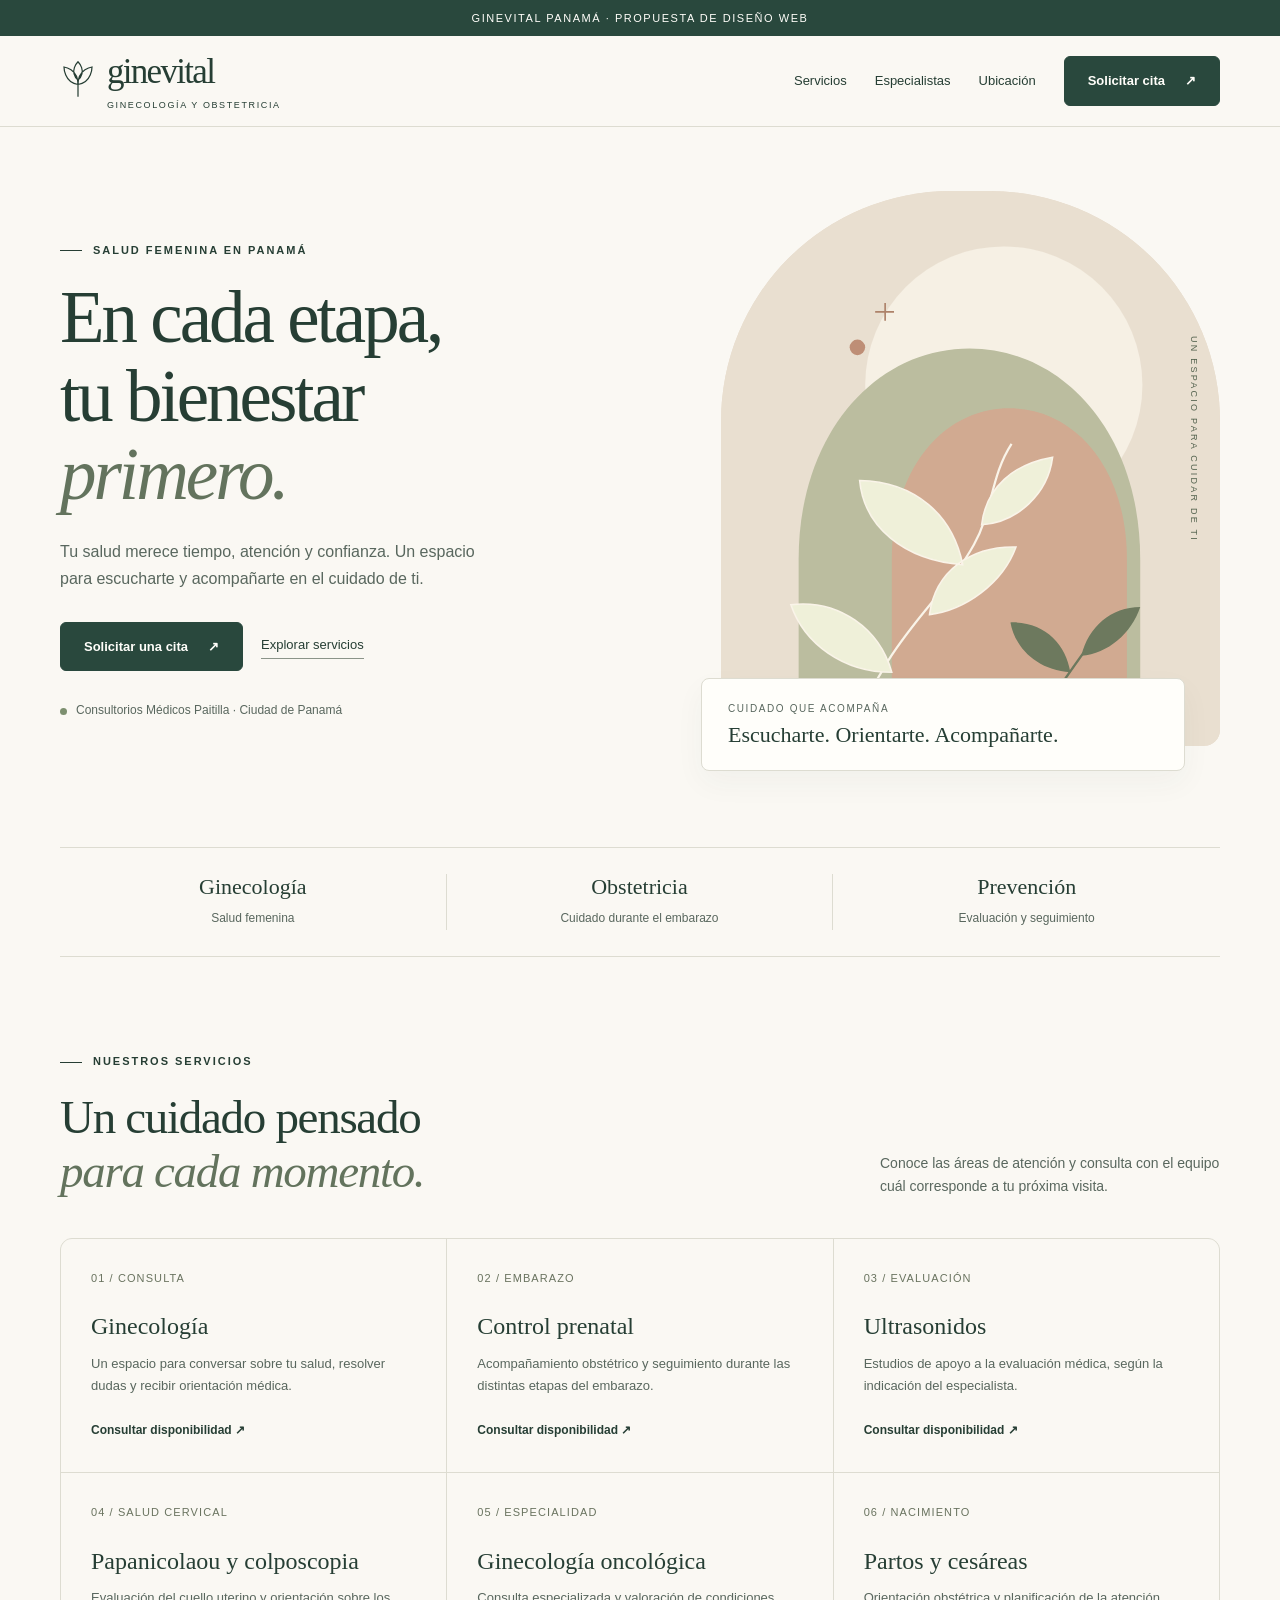
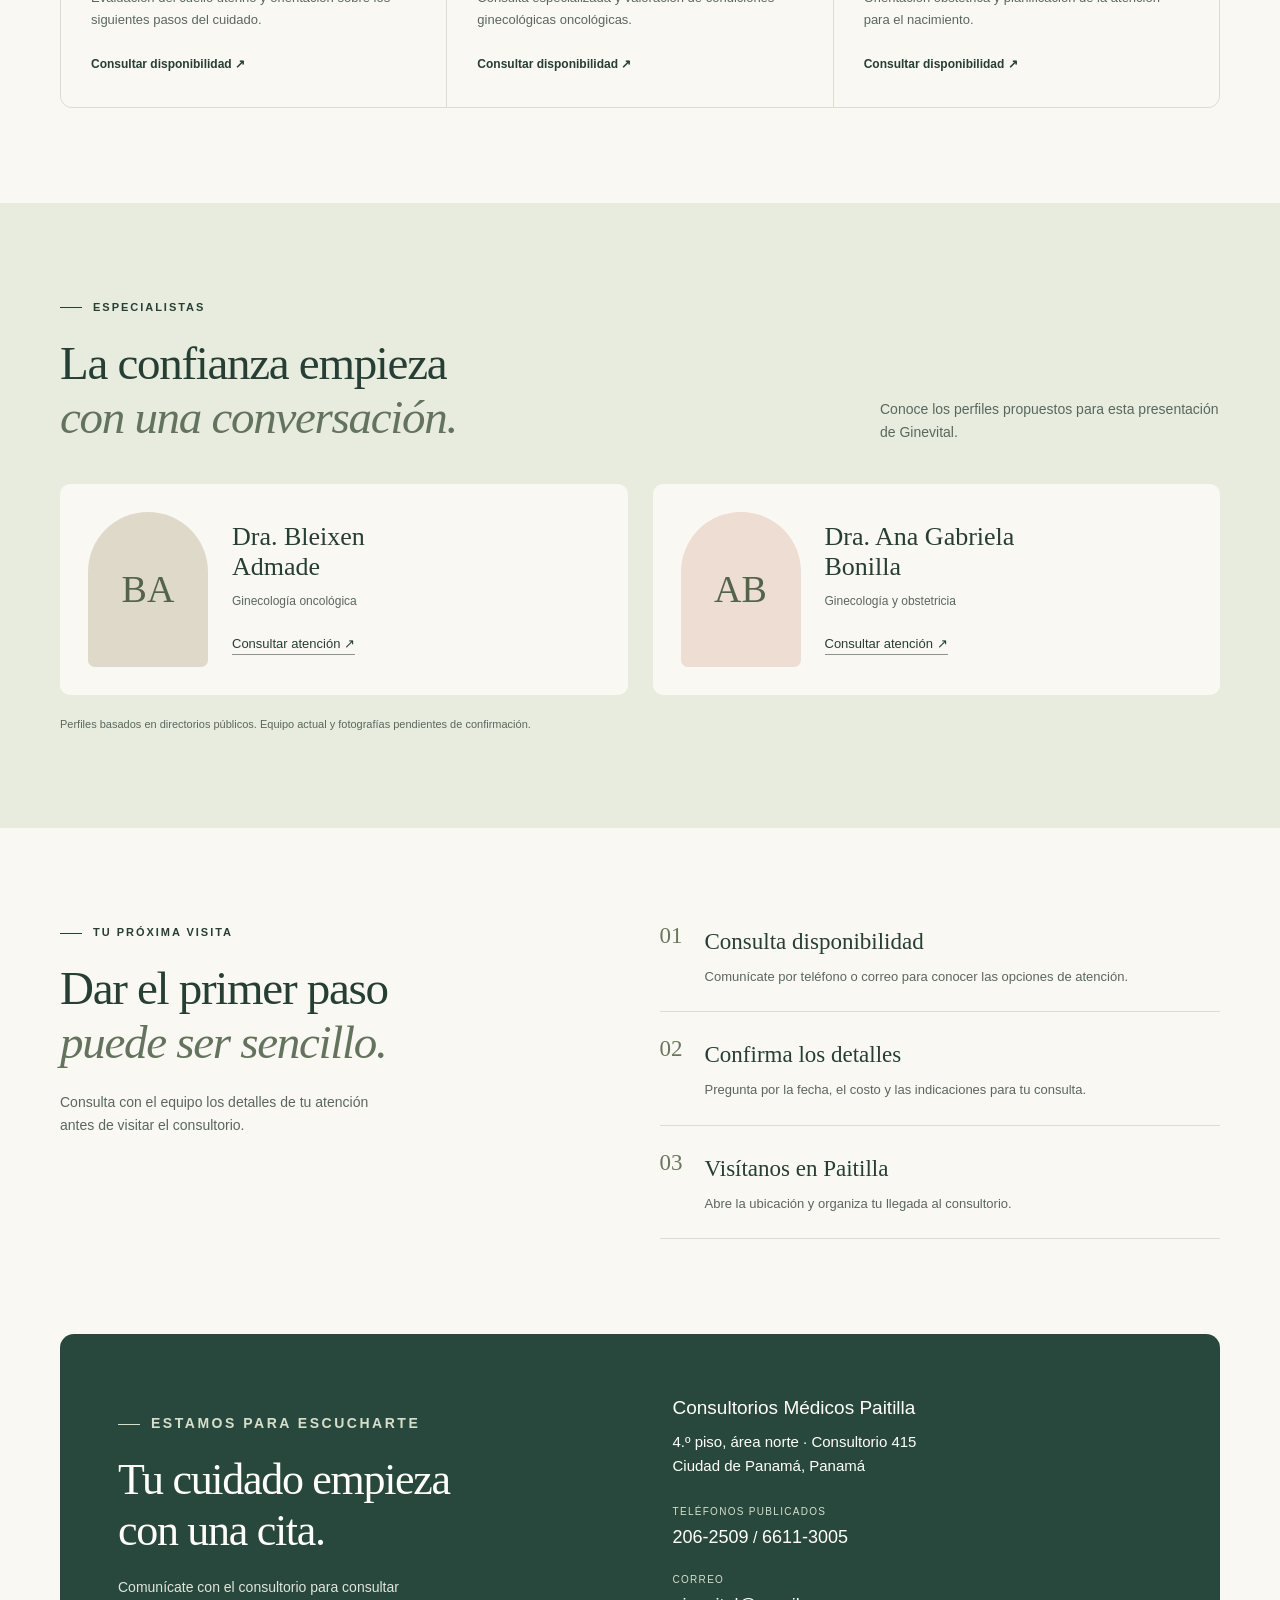
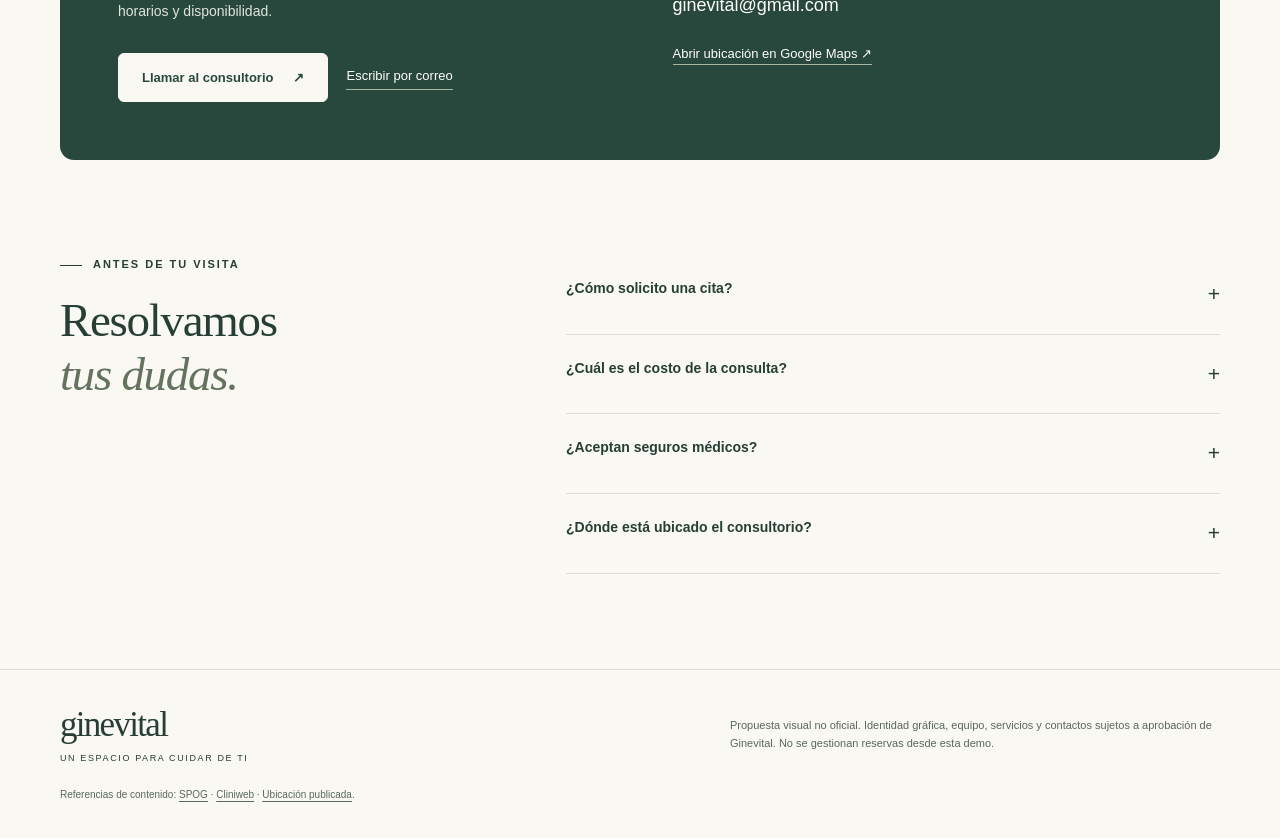
<file: Index.html>
<!doctype html>
<html lang="es">
<head>
<meta charset="utf-8">
<meta name="viewport" content="width=device-width,initial-scale=1">
<meta name="description" content="Propuesta de sitio web para Ginevital Panamá: ginecología, obstetricia y salud femenina.">
<meta name="robots" content="noindex,nofollow">
<meta name="theme-color" content="#29483d">
<title>Ginevital Panamá · Propuesta web</title>

<style>
:root{
  --paper:#faf8f3;
  --ink:#263e34;
  --green:#29483d;
  --sage:#e7ecdf;
  --rose:#edddd2;
  --muted:#59675e;
  --line:#dddcd1;
  --white:#fffefa;
}

*{box-sizing:border-box}
html{scroll-behavior:smooth;scroll-padding-top:100px}
body{
  margin:0;
  background:var(--paper);
  color:var(--ink);
  font-family:Arial,Helvetica,sans-serif;
  line-height:1.65;
}
a{color:inherit;text-decoration:none}
button{font:inherit;cursor:pointer}
a:focus-visible,button:focus-visible,summary:focus-visible{
  outline:3px solid #a45539;
  outline-offset:5px;
}
button[hidden]{display:none!important}
svg{display:block;max-width:100%}
.container{width:min(1160px,calc(100% - 48px));margin:auto}
.skip{
  position:absolute;
  top:-100px;
  left:16px;
  z-index:20;
  background:white;
  padding:12px;
}
.skip:focus{top:12px}

.proposal{
  background:var(--green);
  color:var(--white);
  text-align:center;
  font-size:11px;
  letter-spacing:.14em;
  padding:9px 16px;
  text-transform:uppercase;
}
header{
  position:sticky;
  top:0;
  z-index:10;
  background:rgba(250,248,243,.97);
  border-bottom:1px solid var(--line);
}
.header-inner{
  min-height:90px;
  display:flex;
  align-items:center;
  justify-content:space-between;
  gap:24px;
  position:relative;
}
.brand{display:flex;align-items:center;gap:11px;line-height:1}
.brand-mark{width:36px;height:42px;flex-shrink:0}
.brand-name{font:35px Georgia,serif;letter-spacing:-1.7px}
.brand small{
  display:block;
  font:9px Arial,sans-serif;
  letter-spacing:.18em;
  margin-top:8px;
}
.nav{display:flex;gap:28px;align-items:center;font-size:13px}
.nav>a:not(.button):hover{
  text-decoration:underline;
  text-underline-offset:7px;
}
.button{
  display:inline-flex;
  justify-content:center;
  align-items:center;
  gap:20px;
  min-height:49px;
  padding:13px 23px;
  border:1px solid var(--green);
  border-radius:6px;
  background:var(--green);
  color:var(--white);
  font-size:13px;
  font-weight:600;
  transition:background .2s,transform .2s;
}
.button:hover{background:#3c5d4c;transform:translateY(-2px)}
.menu-toggle{display:none}

.hero{
  padding:64px 0 76px;
  display:grid;
  grid-template-columns:1.1fr 1fr;
  gap:70px;
  align-items:center;
}
.eyebrow{
  font-size:11px;
  font-weight:700;
  letter-spacing:.18em;
  text-transform:uppercase;
  margin:0 0 20px;
}
.eyebrow:before{
  content:"";
  display:inline-block;
  width:22px;
  height:1px;
  background:currentColor;
  vertical-align:middle;
  margin-right:11px;
}
h1,h2,h3,p{margin-top:0}
h1,h2,h3{font-family:Georgia,serif;font-weight:400}
h1{
  font-size:clamp(45px,5.7vw,76px);
  line-height:1.08;
  letter-spacing:-3px;
  margin-bottom:24px;
}
h1 em,h2 em{font-weight:400;color:#63735d}
.hero-copy>p:not(.eyebrow){
  font-size:16px;
  color:var(--muted);
  max-width:420px;
}
.actions{
  display:flex;
  flex-wrap:wrap;
  align-items:center;
  gap:18px;
  margin:30px 0;
}
.text-link{
  font-size:13px;
  border-bottom:1px solid #8b9489;
  padding-bottom:3px;
}
.location-note{
  font-size:12px;
  color:var(--muted);
  display:flex;
  gap:9px;
  align-items:center;
}
.dot{
  display:inline-block;
  width:7px;
  height:7px;
  border-radius:50%;
  background:#7c8f6f;
  flex-shrink:0;
}

.hero-art{position:relative;padding:0 0 25px 20px}
.art-frame{
  position:relative;
  overflow:hidden;
  background:#eadfd1;
  border-radius:230px 230px 16px 16px;
  min-height:470px;
  display:flex;
  align-items:center;
  justify-content:center;
}
.art-frame svg{width:100%;height:auto}
.art-note{
  position:absolute;
  bottom:0;
  left:0;
  right:35px;
  background:var(--white);
  border:1px solid var(--line);
  box-shadow:0 12px 30px #29483d0b;
  padding:22px 26px;
  border-radius:8px;
}
.art-note small{
  display:block;
  color:var(--muted);
  font-size:10px;
  letter-spacing:.16em;
  text-transform:uppercase;
  margin-bottom:4px;
}
.art-note p{font:22px Georgia,serif;margin:0}
.art-label{
  position:absolute;
  right:19px;
  top:145px;
  writing-mode:vertical-rl;
  font-size:9px;
  letter-spacing:.25em;
  color:#53624e;
}

.specialty-strip{
  border-top:1px solid var(--line);
  border-bottom:1px solid var(--line);
  display:grid;
  grid-template-columns:repeat(3,1fr);
  padding:26px 0;
}
.specialty-strip>div{
  text-align:center;
  border-right:1px solid var(--line);
  padding:0 8px;
}
.specialty-strip>div:last-child{border:0}
.specialty-strip strong{
  display:block;
  font:22px Georgia,serif;
  margin-bottom:4px;
}
.specialty-strip span{font-size:12px;color:var(--muted)}

section{scroll-margin-top:100px}
.section{padding:95px 0}
.section-head{
  display:flex;
  justify-content:space-between;
  align-items:end;
  gap:45px;
  margin-bottom:40px;
}
h2{
  font-size:clamp(32px,4vw,47px);
  line-height:1.15;
  letter-spacing:-1.3px;
  margin:0;
}
.section-head>p{
  font-size:14px;
  color:var(--muted);
  max-width:340px;
  margin:0;
}
.services{
  display:grid;
  grid-template-columns:repeat(3,1fr);
  gap:1px;
  background:var(--line);
  border:1px solid var(--line);
  border-radius:12px;
  overflow:hidden;
}
.service{
  background:var(--paper);
  padding:30px;
  transition:background .2s;
}
.service:hover{background:#f0f1e8}
.service-number{
  font-size:11px;
  letter-spacing:.1em;
  color:#69735f;
  display:block;
  margin-bottom:25px;
}
.service h3{
  font-size:24px;
  line-height:1.2;
  margin-bottom:12px;
}
.service p{
  font-size:13px;
  color:var(--muted);
  margin-bottom:20px;
}
.service a{font-size:12px;font-weight:600}
.service a:hover{text-decoration:underline}

.team-section{background:var(--sage)}
.team{display:grid;grid-template-columns:1fr 1fr;gap:25px}
.doctor{
  display:grid;
  grid-template-columns:120px 1fr;
  gap:24px;
  align-items:center;
  background:var(--paper);
  padding:28px;
  border-radius:10px;
}
.portrait{
  height:155px;
  background:#dfd9c9;
  border-radius:70px 70px 8px 8px;
  display:grid;
  place-items:center;
  font:38px Georgia,serif;
  color:#53634c;
}
.doctor:nth-child(2) .portrait{background:var(--rose)}
.doctor h3{font-size:26px;line-height:1.15;margin-bottom:10px}
.doctor p{font-size:12px;color:var(--muted);margin:0 0 18px}
.demo-note{font-size:11px;color:var(--muted);margin:20px 0 0}

.visit{
  display:grid;
  grid-template-columns:1fr 1.1fr;
  gap:90px;
  align-items:start;
}
.visit-intro>p:last-child{
  margin-top:22px;
  color:var(--muted);
  max-width:340px;
  font-size:14px;
}
.steps{margin:0;padding:0;list-style:none}
.steps li{
  display:flex;
  gap:22px;
  padding:24px 0;
  border-bottom:1px solid var(--line);
}
.steps li:first-child{padding-top:0}
.step-number{font:23px Georgia,serif;color:#6a765e}
.steps h3{font-size:23px;margin-bottom:5px}
.steps p{font-size:13px;color:var(--muted);margin:0}

.contact-box{
  display:grid;
  grid-template-columns:1fr 1fr;
  gap:65px;
  background:var(--green);
  color:var(--white);
  padding:58px;
  border-radius:14px;
}
.contact-box .eyebrow{color:#d6dfcc}
.contact-box h2{font-size:44px}
.contact-box p{
  font-size:14px;
  color:#e1e5dc;
  margin-top:20px;
  max-width:320px;
}
.contact-box address{font-style:normal;font-size:15px}
.contact-box address strong{
  display:block;
  font-weight:400;
  font-size:19px;
  margin-bottom:6px;
}
.contact-details{display:grid;gap:20px;margin-top:25px}
.contact-details small{
  display:block;
  font-size:10px;
  letter-spacing:.13em;
  color:#d6dfcc;
  text-transform:uppercase;
  margin-bottom:2px;
}
.contact-details a{font-size:18px;overflow-wrap:anywhere}
.contact-details a:hover{text-decoration:underline}
.contact-box .button{
  background:var(--paper);
  color:var(--green);
  border-color:var(--paper);
}
.contact-box .button:hover{background:var(--rose)}
.contact-box .text-link{border-color:#a8b6a1}
.contact-box .actions{margin-bottom:0}

.faq{display:grid;grid-template-columns:.8fr 1.2fr;gap:70px}
details{border-bottom:1px solid var(--line)}
summary{
  padding:22px 0;
  font-size:14px;
  font-weight:600;
  cursor:pointer;
  list-style:none;
  display:flex;
  justify-content:space-between;
  gap:15px;
}
summary::-webkit-details-marker{display:none}
summary:after{content:"+";font-size:21px;font-weight:400}
details[open] summary:after{content:"−"}
details p{
  font-size:13px;
  color:var(--muted);
  max-width:520px;
  margin-bottom:22px;
}

footer{border-top:1px solid var(--line);padding:35px 0}
.footer-inner{
  display:flex;
  align-items:center;
  justify-content:space-between;
  gap:35px;
}
.footer-inner>p{
  font-size:11px;
  color:var(--muted);
  max-width:490px;
  margin:0;
}
.source-note{margin-top:24px;font-size:10px;color:var(--muted)}
.source-note a{text-decoration:underline;text-underline-offset:3px}

@media(max-width:1000px){
  .hero{gap:35px}
  .nav{gap:17px}
  .doctor{
    grid-template-columns:85px 1fr;
    padding:23px;
    gap:18px;
  }
  .portrait{height:135px}
  .contact-box{padding:40px;gap:35px}
  .visit{gap:45px}
}

@media(max-width:760px){
  .container{width:calc(100% - 36px)}
  .header-inner{
    min-height:79px;
    flex-wrap:wrap;
    gap:16px;
    padding:15px 0;
  }
  .brand-name{font-size:30px}
  .brand small{font-size:8px}
  .nav{width:100%;flex-wrap:wrap;gap:16px;padding:10px 0}
  .js .menu-toggle{
    display:inline-flex;
    border:1px solid var(--line);
    background:transparent;
    padding:9px 14px;
    border-radius:5px;
    font-size:12px;
    min-height:44px;
  }
  .js .nav{display:none}
  .js .nav.is-open{display:flex}
  .hero{
    grid-template-columns:1fr;
    padding:45px 0 48px;
    gap:30px;
  }
  h1{letter-spacing:-2px;font-size:clamp(44px,9.5vw,64px)}
  .hero-art{width:min(430px,100%);margin:auto}
  .art-frame{min-height:0;height:350px}
  .art-frame svg{height:100%;width:100%}
  .art-label{top:100px}
  .specialty-strip{padding:22px 0}
  .specialty-strip strong{font-size:17px}
  .specialty-strip span{font-size:10px}
  .section{padding:62px 0}
  .section-head{display:block}
  .section-head>p{margin-top:20px}
  .services{grid-template-columns:repeat(2,1fr)}
  .service{padding:24px}
  .service h3{font-size:22px}
  .team{grid-template-columns:1fr}
  .doctor{grid-template-columns:95px 1fr}
  .portrait{height:130px}
  .visit,.contact-box,.faq{grid-template-columns:1fr;gap:35px}
  .contact-box{padding:32px 25px}
  .contact-box h2{font-size:37px}
  .contact-details a{font-size:17px}
  .footer-inner{align-items:start;flex-direction:column}
}

@media(max-width:420px){
  .services{grid-template-columns:1fr}
  .service-number{margin-bottom:12px}
  .specialty-strip strong{font-size:15px}
  .specialty-strip span{font-size:9px}
  .actions{gap:15px}
  .art-note{right:12px;padding:18px}
  .art-note p{font-size:20px}
  .doctor{
    padding:20px;
    grid-template-columns:75px 1fr;
    gap:16px;
  }
  .doctor h3{font-size:23px}
}

@media(prefers-reduced-motion:reduce){
  html{scroll-behavior:auto}
  *{transition:none!important}
}
</style>
</head>

<body>
<a class="skip" href="#contenido">Saltar al contenido</a>

<div class="proposal">
  Ginevital Panamá · Propuesta de diseño web
</div>

<header>
  <div class="container header-inner">
    <a class="brand" href="#inicio" aria-label="Ginevital, inicio">
      <svg class="brand-mark" viewBox="0 0 40 48"
           fill="none" stroke="currentColor" stroke-width="1.4"
           aria-hidden="true">
        <path d="M20 42V23M20 28C4 26 4 8 4 8s16 2 16 20ZM20 28C36 26 36 8 36 8s-16 2-16 20ZM20 23C9 13 20 2 20 2s11 11 0 21Z"/>
      </svg>
      <span class="brand-name">
        ginevital
        <small>GINECOLOGÍA Y OBSTETRICIA</small>
      </span>
    </a>

    <button class="menu-toggle"
            aria-controls="navigation"
            aria-expanded="false"
            hidden>
      Menú
    </button>

    <nav class="nav" id="navigation" aria-label="Navegación principal">
      <a href="#servicios">Servicios</a>
      <a href="#especialistas">Especialistas</a>
      <a href="#ubicacion">Ubicación</a>
      <a class="button" href="#contacto">
        Solicitar cita <span aria-hidden="true">↗</span>
      </a>
    </nav>
  </div>
</header>

<main id="contenido">

  <div class="container" id="inicio">
    <section class="hero" aria-labelledby="hero-title">
      <div class="hero-copy">
        <p class="eyebrow">Salud femenina en Panamá</p>

        <h1 id="hero-title">
          En cada etapa,<br>
          tu bienestar<br>
          <em>primero.</em>
        </h1>

        <p>
          Tu salud merece tiempo, atención y confianza.
          Un espacio para escucharte y acompañarte en el cuidado de ti.
        </p>

        <div class="actions">
          <a class="button" href="#contacto">
            Solicitar una cita <span aria-hidden="true">↗</span>
          </a>
          <a class="text-link" href="#servicios">Explorar servicios</a>
        </div>

        <div class="location-note">
          <span class="dot" aria-hidden="true"></span>
          Consultorios Médicos Paitilla · Ciudad de Panamá
        </div>
      </div>

      <div class="hero-art">
        <div class="art-frame">
          <svg viewBox="0 0 450 500" aria-hidden="true">
            <rect width="450" height="500" fill="#e9dfd0"/>
            <circle cx="255" cy="175" r="125" fill="#f6f0e4"/>

            <path d="M70 500V332c0-114 70-190 154-190s154 76 154 190v168"
                  fill="#bbbd9f"/>
            <path d="M154 500V332c0-82 47-136 106-136s106 54 106 136v168"
                  fill="#d1aa91"/>

            <path d="M115 500c33-99 83-127 113-181 17-30 15-62 34-91"
                  fill="none" stroke="#faf4e9" stroke-width="2"/>

            <path d="M218 337c-53-4-89-34-93-76 50 1 84 31 93 76Zm-30 45c32-4 66-28 78-61-41-1-73 22-78 61Zm-34 52c-44 0-79-26-91-61 44-5 80 22 91 61Zm81-133c32-2 60-28 64-61-35 6-60 27-64 61Z"
                  fill="#eff0d9" stroke="#faf4e9" stroke-width="1.4"/>

            <path d="M277 500c15-40 43-72 66-107"
                  fill="none" stroke="#6d795e" stroke-width="2"/>

            <path d="M315 434c-30-2-50-22-54-45 30-1 50 19 54 45Zm10-15c24-2 45-20 53-44-26 0-47 18-53 44Z"
                  fill="#6d795e"/>

            <circle cx="123" cy="141" r="7" fill="#be8e76"/>
            <path d="M139 109h17m-8-8v16"
                  stroke="#ae826a" stroke-width="1.5"/>
          </svg>

          <span class="art-label">UN ESPACIO PARA CUIDAR DE TI</span>
        </div>

        <div class="art-note">
          <small>Cuidado que acompaña</small>
          <p>Escucharte. Orientarte. Acompañarte.</p>
        </div>
      </div>
    </section>

    <div class="specialty-strip">
      <div>
        <strong>Ginecología</strong>
        <span>Salud femenina</span>
      </div>
      <div>
        <strong>Obstetricia</strong>
        <span>Cuidado durante el embarazo</span>
      </div>
      <div>
        <strong>Prevención</strong>
        <span>Evaluación y seguimiento</span>
      </div>
    </div>
  </div>

  <section class="section container" id="servicios"
           aria-labelledby="services-title">
    <div class="section-head">
      <div>
        <p class="eyebrow">Nuestros servicios</p>
        <h2 id="services-title">
          Un cuidado pensado<br>
          <em>para cada momento.</em>
        </h2>
      </div>
      <p>
        Conoce las áreas de atención y consulta con el equipo
        cuál corresponde a tu próxima visita.
      </p>
    </div>

    <div class="services">
      <article class="service">
        <span class="service-number">01 / CONSULTA</span>
        <h3>Ginecología</h3>
        <p>
          Un espacio para conversar sobre tu salud,
          resolver dudas y recibir orientación médica.
        </p>
        <a href="#contacto">
          Consultar disponibilidad <span aria-hidden="true">↗</span>
        </a>
      </article>

      <article class="service">
        <span class="service-number">02 / EMBARAZO</span>
        <h3>Control prenatal</h3>
        <p>
          Acompañamiento obstétrico y seguimiento
          durante las distintas etapas del embarazo.
        </p>
        <a href="#contacto">
          Consultar disponibilidad <span aria-hidden="true">↗</span>
        </a>
      </article>

      <article class="service">
        <span class="service-number">03 / EVALUACIÓN</span>
        <h3>Ultrasonidos</h3>
        <p>
          Estudios de apoyo a la evaluación médica,
          según la indicación del especialista.
        </p>
        <a href="#contacto">
          Consultar disponibilidad <span aria-hidden="true">↗</span>
        </a>
      </article>

      <article class="service">
        <span class="service-number">04 / SALUD CERVICAL</span>
        <h3>Papanicolaou y colposcopia</h3>
        <p>
          Evaluación del cuello uterino y orientación
          sobre los siguientes pasos del cuidado.
        </p>
        <a href="#contacto">
          Consultar disponibilidad <span aria-hidden="true">↗</span>
        </a>
      </article>

      <article class="service">
        <span class="service-number">05 / ESPECIALIDAD</span>
        <h3>Ginecología oncológica</h3>
        <p>
          Consulta especializada y valoración
          de condiciones ginecológicas oncológicas.
        </p>
        <a href="#contacto">
          Consultar disponibilidad <span aria-hidden="true">↗</span>
        </a>
      </article>

      <article class="service">
        <span class="service-number">06 / NACIMIENTO</span>
        <h3>Partos y cesáreas</h3>
        <p>
          Orientación obstétrica y planificación
          de la atención para el nacimiento.
        </p>
        <a href="#contacto">
          Consultar disponibilidad <span aria-hidden="true">↗</span>
        </a>
      </article>
    </div>
  </section>

  <section class="section team-section" id="especialistas"
           aria-labelledby="team-title">
    <div class="container">
      <div class="section-head">
        <div>
          <p class="eyebrow">Especialistas</p>
          <h2 id="team-title">
            La confianza empieza<br>
            <em>con una conversación.</em>
          </h2>
        </div>
        <p>
          Conoce los perfiles propuestos
          para esta presentación de Ginevital.
        </p>
      </div>

      <div class="team">
        <article class="doctor">
          <div class="portrait" aria-hidden="true">BA</div>
          <div>
            <h3>Dra. Bleixen<br>Admade</h3>
            <p>Ginecología oncológica</p>
            <a class="text-link" href="#contacto">
              Consultar atención ↗
            </a>
          </div>
        </article>

        <article class="doctor">
          <div class="portrait" aria-hidden="true">AB</div>
          <div>
            <h3>Dra. Ana Gabriela<br>Bonilla</h3>
            <p>Ginecología y obstetricia</p>
            <a class="text-link" href="#contacto">
              Consultar atención ↗
            </a>
          </div>
        </article>
      </div>

      <p class="demo-note">
        Perfiles basados en directorios públicos.
        Equipo actual y fotografías pendientes de confirmación.
      </p>
    </div>
  </section>

  <section class="section container visit" aria-labelledby="visit-title">
    <div class="visit-intro">
      <p class="eyebrow">Tu próxima visita</p>
      <h2 id="visit-title">
        Dar el primer paso<br>
        <em>puede ser sencillo.</em>
      </h2>
      <p>
        Consulta con el equipo los detalles de tu atención
        antes de visitar el consultorio.
      </p>
    </div>

    <ol class="steps">
      <li>
        <span class="step-number" aria-hidden="true">01</span>
        <div>
          <h3>Consulta disponibilidad</h3>
          <p>
            Comunícate por teléfono o correo
            para conocer las opciones de atención.
          </p>
        </div>
      </li>
      <li>
        <span class="step-number" aria-hidden="true">02</span>
        <div>
          <h3>Confirma los detalles</h3>
          <p>
            Pregunta por la fecha, el costo
            y las indicaciones para tu consulta.
          </p>
        </div>
      </li>
      <li>
        <span class="step-number" aria-hidden="true">03</span>
        <div>
          <h3>Visítanos en Paitilla</h3>
          <p>
            Abre la ubicación y organiza
            tu llegada al consultorio.
          </p>
        </div>
      </li>
    </ol>
  </section>

  <section class="container" id="contacto"
           aria-labelledby="contact-title">
    <div class="contact-box">
      <div>
        <p class="eyebrow">Estamos para escucharte</p>
        <h2 id="contact-title">
          Tu cuidado empieza<br>
          con una cita.
        </h2>
        <p>
          Comunícate con el consultorio
          para consultar horarios y disponibilidad.
        </p>

        <div class="actions">
          <a class="button" href="tel:+5072062509">
            Llamar al consultorio <span aria-hidden="true">↗</span>
          </a>
          <a class="text-link" href="mailto:ginevital@gmail.com">
            Escribir por correo
          </a>
        </div>
      </div>

      <div id="ubicacion">
        <address>
          <strong>Consultorios Médicos Paitilla</strong>
          4.º piso, área norte · Consultorio 415<br>
          Ciudad de Panamá, Panamá
        </address>

        <div class="contact-details">
          <div>
            <small>Teléfonos publicados</small>
            <a href="tel:+5072062509">206-2509</a>
            <span aria-hidden="true">/</span>
            <a href="tel:+50766113005">6611-3005</a>
          </div>

          <div>
            <small>Correo</small>
            <a href="mailto:ginevital@gmail.com">
              ginevital@gmail.com
            </a>
          </div>

          <div>
            <a class="text-link"
               style="font-size:13px"
               href="https://www.google.com/maps/search/?api=1&amp;query=Ginevital%20Consultorios%20Medicos%20Paitilla%20Panama"
               target="_blank"
               rel="noopener noreferrer">
              Abrir ubicación en Google Maps ↗
            </a>
          </div>
        </div>
      </div>
    </div>
  </section>

  <section class="section container faq" aria-labelledby="faq-title">
    <div>
      <p class="eyebrow">Antes de tu visita</p>
      <h2 id="faq-title">
        Resolvamos<br>
        <em>tus dudas.</em>
      </h2>
    </div>

    <div>
      <details>
        <summary>¿Cómo solicito una cita?</summary>
        <p>
          Utiliza los enlaces de teléfono o correo de esta página.
          El consultorio deberá confirmar directamente tu fecha
          y horario; esta propuesta no realiza reservas.
        </p>
      </details>

      <details>
        <summary>¿Cuál es el costo de la consulta?</summary>
        <p>
          Consulta el precio directamente con el equipo y pregunta
          si los estudios o procedimientos se cobran por separado.
        </p>
      </details>

      <details>
        <summary>¿Aceptan seguros médicos?</summary>
        <p>
          Confirma con el consultorio si trabajan con tu aseguradora
          y cuáles son los requisitos de tu cobertura.
        </p>
      </details>

      <details>
        <summary>¿Dónde está ubicado el consultorio?</summary>
        <p>
          La ubicación publicada es Consultorios Médicos Paitilla,
          cuarto piso, área norte, consultorio 415.
          Confirma la dirección al solicitar la cita.
        </p>
      </details>
    </div>
  </section>
</main>

<footer>
  <div class="container">
    <div class="footer-inner">
      <a class="brand" href="#inicio">
        <span class="brand-name">
          ginevital
          <small>UN ESPACIO PARA CUIDAR DE TI</small>
        </span>
      </a>

      <p>
        Propuesta visual no oficial. Identidad gráfica, equipo,
        servicios y contactos sujetos a aprobación de Ginevital.
        No se gestionan reservas desde esta demo.
      </p>
    </div>

    <div class="source-note">
      Referencias de contenido:
      <a href="https://spogpanama.org/dra-bleixen-admade/"
         target="_blank" rel="noopener noreferrer">SPOG</a> ·
      <a href="https://directorio.cliniweb.com/dra-ana-gabriela-bonilla"
         target="_blank" rel="noopener noreferrer">Cliniweb</a> ·
      <a href="https://safetywing.com/nomad-care-map/panama/panama-city_panam%C3%A1-province/ginevital"
         target="_blank" rel="noopener noreferrer">Ubicación publicada</a>.
    </div>
  </div>
</footer>

<script>
document.documentElement.classList.add('js');

const menuButton = document.querySelector('.menu-toggle');
const navigation = document.getElementById('navigation');

menuButton.hidden = false;

function closeMenu() {
  navigation.classList.remove('is-open');
  menuButton.setAttribute('aria-expanded', 'false');
}

menuButton.addEventListener('click', function () {
  const open = menuButton.getAttribute('aria-expanded') !== 'true';
  menuButton.setAttribute('aria-expanded', String(open));
  navigation.classList.toggle('is-open', open);
});

navigation.querySelectorAll('a').forEach(function (link) {
  link.addEventListener('click', closeMenu);
});

document.addEventListener('keydown', function (event) {
  if (
    event.key === 'Escape' &&
    menuButton.getAttribute('aria-expanded') === 'true'
  ) {
    closeMenu();
    menuButton.focus();
  }
});
</script>
</body>
</html>
</file>
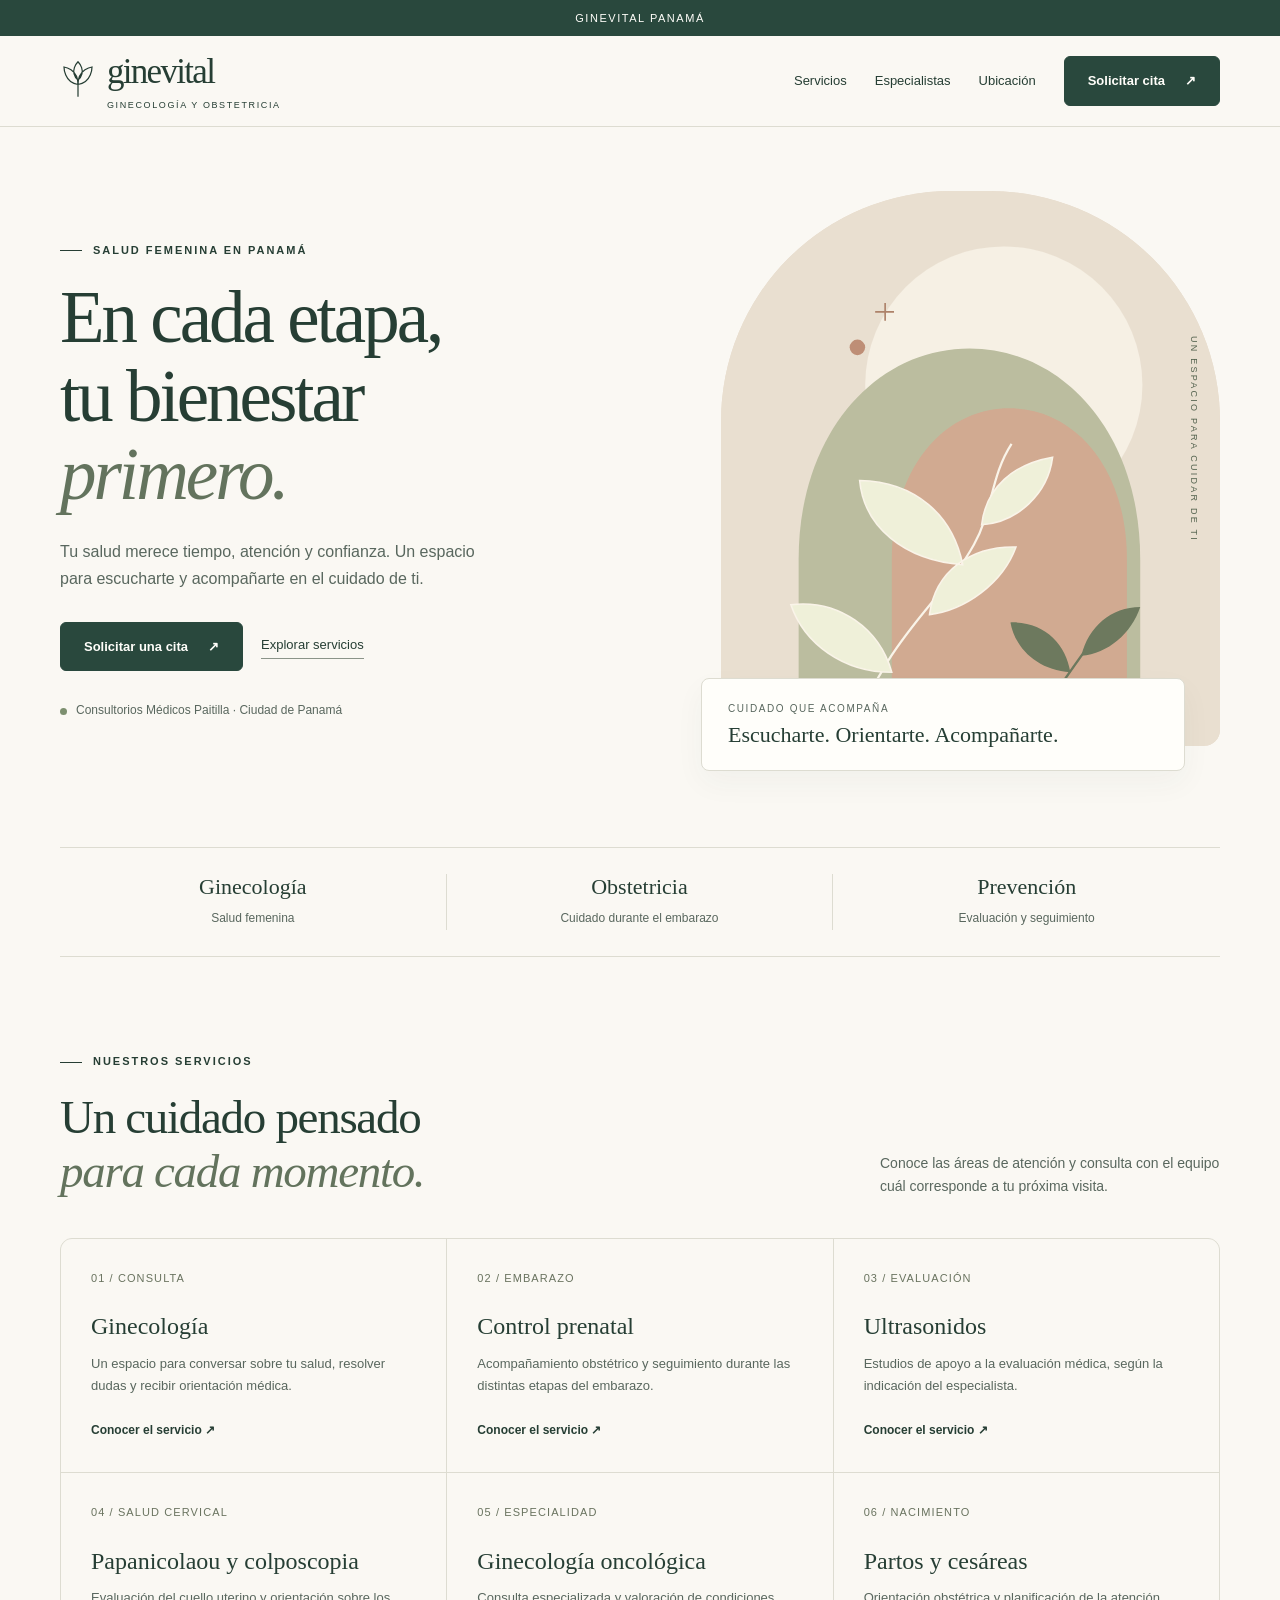
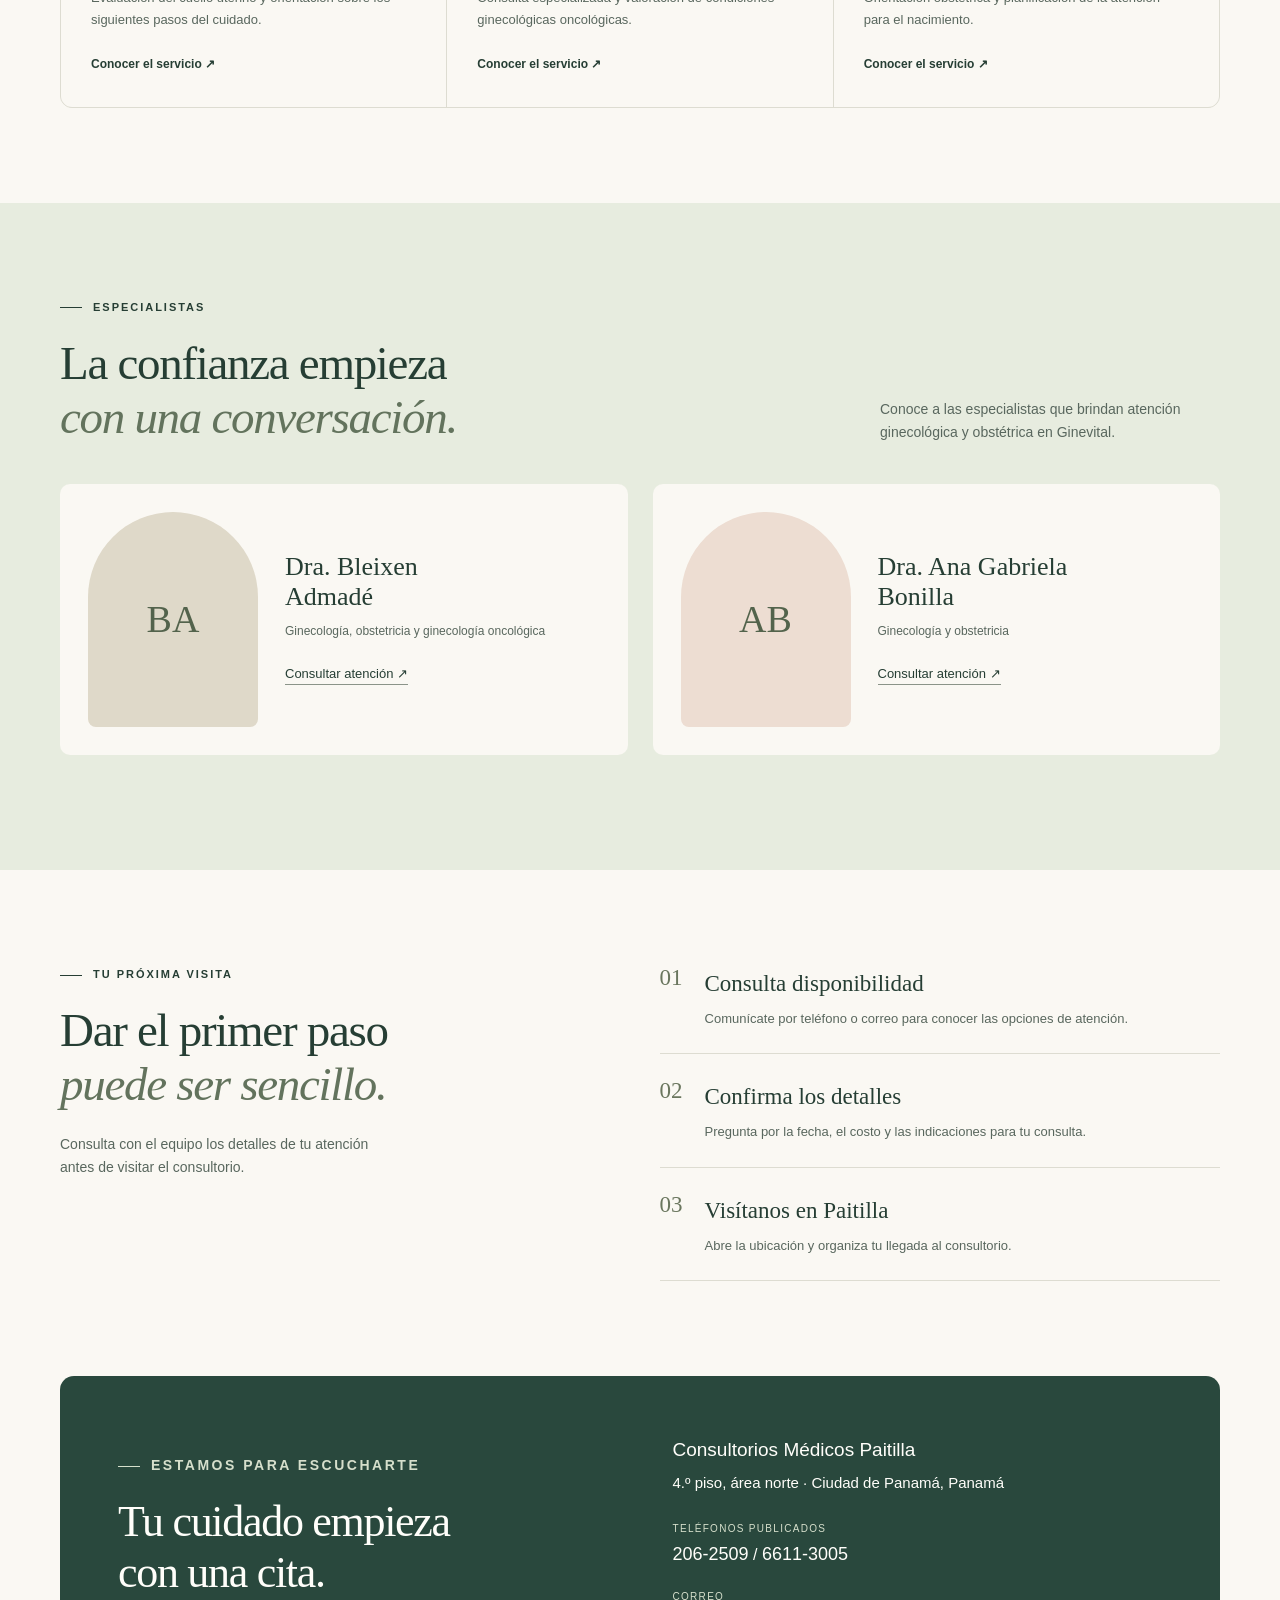
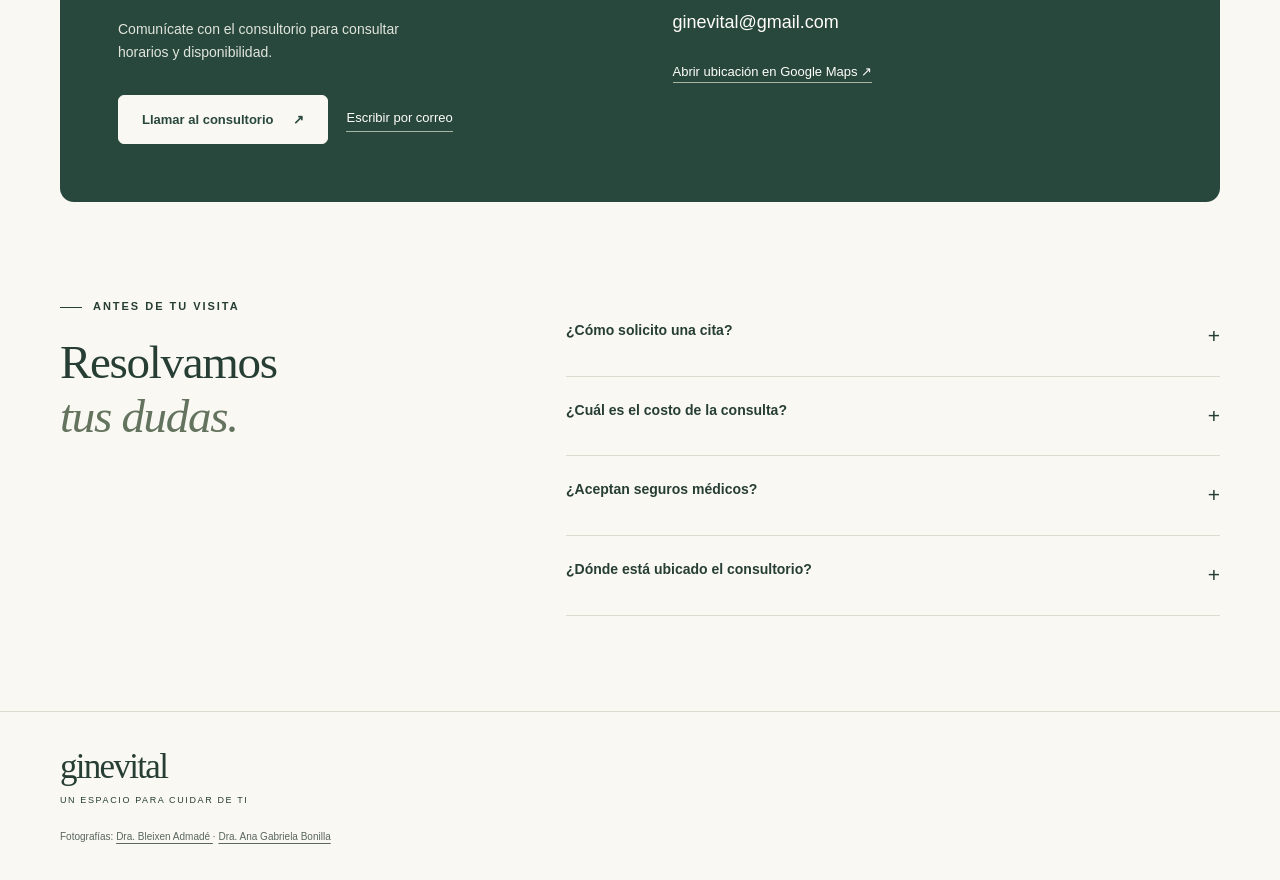
<file: index.html>
<!doctype html>
<html lang="es">
<head>
  <meta charset="utf-8">
  <meta name="viewport" content="width=device-width, initial-scale=1">
  <meta name="description" content="Ginevital Panamá: ginecología, obstetricia y salud femenina.">
  <meta name="theme-color" content="#29483d">
  <title>Ginevital Panamá</title>

  <style>
    :root {
      --paper: #faf8f3;
      --ink: #263e34;
      --green: #29483d;
      --sage: #e7ecdf;
      --rose: #edddd2;
      --muted: #59675e;
      --line: #dddcd1;
      --white: #fffefa;
    }

    * {
      box-sizing: border-box;
    }

    html {
      scroll-behavior: smooth;
      scroll-padding-top: 100px;
    }

    body {
      margin: 0;
      background: var(--paper);
      color: var(--ink);
      font-family: Arial, Helvetica, sans-serif;
      line-height: 1.65;
    }

    a {
      color: inherit;
      text-decoration: none;
    }

    button {
      font: inherit;
      cursor: pointer;
    }

    a:focus-visible,
    button:focus-visible,
    summary:focus-visible {
      outline: 3px solid #a45539;
      outline-offset: 5px;
    }

    button[hidden] {
      display: none !important;
    }

    svg {
      display: block;
      max-width: 100%;
    }

    .container {
      width: min(1160px, calc(100% - 48px));
      margin: auto;
    }

    .skip {
      position: absolute;
      top: -100px;
      left: 16px;
      z-index: 20;
      background: white;
      padding: 12px;
    }

    .skip:focus {
      top: 12px;
    }

    .proposal {
      background: var(--green);
      color: var(--white);
      text-align: center;
      font-size: 11px;
      letter-spacing: .14em;
      padding: 9px 16px;
      text-transform: uppercase;
    }

    header {
      position: sticky;
      top: 0;
      z-index: 10;
      background: rgba(250, 248, 243, .97);
      border-bottom: 1px solid var(--line);
      backdrop-filter: blur(12px);
    }

    .header-inner {
      min-height: 90px;
      display: flex;
      align-items: center;
      justify-content: space-between;
      gap: 24px;
      position: relative;
    }

    .brand {
      display: flex;
      align-items: center;
      gap: 11px;
      line-height: 1;
    }

    .brand-mark {
      width: 36px;
      height: 42px;
      flex-shrink: 0;
    }

    .brand-name {
      font: 35px Georgia, serif;
      letter-spacing: -1.7px;
    }

    .brand small {
      display: block;
      font: 9px Arial, sans-serif;
      letter-spacing: .18em;
      margin-top: 8px;
    }

    .nav {
      display: flex;
      gap: 28px;
      align-items: center;
      font-size: 13px;
    }

    .nav > a:not(.button):hover {
      text-decoration: underline;
      text-underline-offset: 7px;
    }

    .button {
      display: inline-flex;
      justify-content: center;
      align-items: center;
      gap: 20px;
      min-height: 49px;
      padding: 13px 23px;
      border: 1px solid var(--green);
      border-radius: 6px;
      background: var(--green);
      color: var(--white);
      font-size: 13px;
      font-weight: 600;
      transition: background .2s, transform .2s;
    }

    .button:hover {
      background: #3c5d4c;
      transform: translateY(-2px);
    }

    .menu-toggle {
      display: none;
    }

    .hero {
      padding: 64px 0 76px;
      display: grid;
      grid-template-columns: 1.1fr 1fr;
      gap: 70px;
      align-items: center;
    }

    .eyebrow {
      font-size: 11px;
      font-weight: 700;
      letter-spacing: .18em;
      text-transform: uppercase;
      margin: 0 0 20px;
    }

    .eyebrow::before {
      content: "";
      display: inline-block;
      width: 22px;
      height: 1px;
      background: currentColor;
      vertical-align: middle;
      margin-right: 11px;
    }

    h1,
    h2,
    h3,
    p {
      margin-top: 0;
    }

    h1,
    h2,
    h3 {
      font-family: Georgia, serif;
      font-weight: 400;
    }

    h1 {
      font-size: clamp(45px, 5.7vw, 76px);
      line-height: 1.08;
      letter-spacing: -3px;
      margin-bottom: 24px;
    }

    h1 em,
    h2 em {
      font-weight: 400;
      color: #63735d;
    }

    .hero-copy > p:not(.eyebrow) {
      font-size: 16px;
      color: var(--muted);
      max-width: 420px;
    }

    .actions {
      display: flex;
      flex-wrap: wrap;
      align-items: center;
      gap: 18px;
      margin: 30px 0;
    }

    .text-link {
      font-size: 13px;
      border-bottom: 1px solid #8b9489;
      padding-bottom: 3px;
    }

    .location-note {
      font-size: 12px;
      color: var(--muted);
      display: flex;
      gap: 9px;
      align-items: center;
    }

    .dot {
      display: inline-block;
      width: 7px;
      height: 7px;
      border-radius: 50%;
      background: #7c8f6f;
      flex-shrink: 0;
    }

    .hero-art {
      position: relative;
      padding: 0 0 25px 20px;
    }

    .art-frame {
      position: relative;
      overflow: hidden;
      background: #eadfd1;
      border-radius: 230px 230px 16px 16px;
      min-height: 470px;
      display: flex;
      align-items: center;
      justify-content: center;
    }

    .art-frame svg {
      width: 100%;
      height: auto;
    }

    .art-note {
      position: absolute;
      bottom: 0;
      left: 0;
      right: 35px;
      background: var(--white);
      border: 1px solid var(--line);
      box-shadow: 0 12px 30px #29483d0b;
      padding: 22px 26px;
      border-radius: 8px;
    }

    .art-note small {
      display: block;
      color: var(--muted);
      font-size: 10px;
      letter-spacing: .16em;
      text-transform: uppercase;
      margin-bottom: 4px;
    }

    .art-note p {
      font: 22px Georgia, serif;
      margin: 0;
    }

    .art-label {
      position: absolute;
      right: 19px;
      top: 145px;
      writing-mode: vertical-rl;
      font-size: 9px;
      letter-spacing: .25em;
      color: #53624e;
    }

    .specialty-strip {
      border-top: 1px solid var(--line);
      border-bottom: 1px solid var(--line);
      display: grid;
      grid-template-columns: repeat(3, 1fr);
      padding: 26px 0;
    }

    .specialty-strip > div {
      text-align: center;
      border-right: 1px solid var(--line);
      padding: 0 8px;
    }

    .specialty-strip > div:last-child {
      border: 0;
    }

    .specialty-strip strong {
      display: block;
      font: 22px Georgia, serif;
      margin-bottom: 4px;
    }

    .specialty-strip span {
      font-size: 12px;
      color: var(--muted);
    }

    section {
      scroll-margin-top: 100px;
    }

    .section {
      padding: 95px 0;
    }

    .section-head {
      display: flex;
      justify-content: space-between;
      align-items: end;
      gap: 45px;
      margin-bottom: 40px;
    }

    h2 {
      font-size: clamp(32px, 4vw, 47px);
      line-height: 1.15;
      letter-spacing: -1.3px;
      margin: 0;
    }

    .section-head > p {
      font-size: 14px;
      color: var(--muted);
      max-width: 340px;
      margin: 0;
    }

    .services {
      display: grid;
      grid-template-columns: repeat(3, 1fr);
      gap: 1px;
      background: var(--line);
      border: 1px solid var(--line);
      border-radius: 12px;
      overflow: hidden;
    }

    .service {
      background: var(--paper);
      padding: 30px;
      transition: background .2s;
    }

    .service:hover {
      background: #f0f1e8;
    }

    .service-number {
      font-size: 11px;
      letter-spacing: .1em;
      color: #69735f;
      display: block;
      margin-bottom: 25px;
    }

    .service h3 {
      font-size: 24px;
      line-height: 1.2;
      margin-bottom: 12px;
    }

    .service p {
      font-size: 13px;
      color: var(--muted);
      margin-bottom: 20px;
    }

    .service a {
      font-size: 12px;
      font-weight: 600;
    }

    .service a:hover {
      text-decoration: underline;
    }

    .team-section {
      background: var(--sage);
    }

    .team {
      display: grid;
      grid-template-columns: 1fr 1fr;
      gap: 25px;
    }

    .doctor {
      display: grid;
      grid-template-columns: 170px 1fr;
      gap: 27px;
      align-items: center;
      background: var(--paper);
      padding: 28px;
      border-radius: 10px;
    }

    .portrait {
      position: relative;
      height: 215px;
      overflow: hidden;
      background: #dfd9c9;
      border-radius: 85px 85px 8px 8px;
      display: grid;
      place-items: center;
      font: 38px Georgia, serif;
      color: #53634c;
    }

    .doctor:nth-child(2) .portrait {
      background: var(--rose);
    }

    .portrait img {
      position: absolute;
      inset: 0;
      width: 100%;
      height: 100%;
      object-fit: cover;
      object-position: center 18%;
    }

    .doctor h3 {
      font-size: 26px;
      line-height: 1.15;
      margin-bottom: 10px;
    }

    .doctor p {
      font-size: 12px;
      color: var(--muted);
      margin: 0 0 18px;
    }

    .demo-note {
      font-size: 11px;
      color: var(--muted);
      margin: 20px 0 0;
    }

    .visit {
      display: grid;
      grid-template-columns: 1fr 1.1fr;
      gap: 90px;
      align-items: start;
    }

    .visit-intro > p:last-child {
      margin-top: 22px;
      color: var(--muted);
      max-width: 340px;
      font-size: 14px;
    }

    .steps {
      margin: 0;
      padding: 0;
      list-style: none;
    }

    .steps li {
      display: flex;
      gap: 22px;
      padding: 24px 0;
      border-bottom: 1px solid var(--line);
    }

    .steps li:first-child {
      padding-top: 0;
    }

    .step-number {
      font: 23px Georgia, serif;
      color: #6a765e;
    }

    .steps h3 {
      font-size: 23px;
      margin-bottom: 5px;
    }

    .steps p {
      font-size: 13px;
      color: var(--muted);
      margin: 0;
    }

    .contact-box {
      display: grid;
      grid-template-columns: 1fr 1fr;
      gap: 65px;
      background: var(--green);
      color: var(--white);
      padding: 58px;
      border-radius: 14px;
    }

    .contact-box .eyebrow {
      color: #d6dfcc;
    }

    .contact-box h2 {
      font-size: 44px;
    }

    .contact-box p {
      font-size: 14px;
      color: #e1e5dc;
      margin-top: 20px;
      max-width: 320px;
    }

    .contact-box address {
      font-style: normal;
      font-size: 15px;
    }

    .contact-box address strong {
      display: block;
      font-weight: 400;
      font-size: 19px;
      margin-bottom: 6px;
    }

    .contact-details {
      display: grid;
      gap: 20px;
      margin-top: 25px;
    }

    .contact-details small {
      display: block;
      font-size: 10px;
      letter-spacing: .13em;
      color: #d6dfcc;
      text-transform: uppercase;
      margin-bottom: 2px;
    }

    .contact-details a {
      font-size: 18px;
      overflow-wrap: anywhere;
    }

    .contact-details a:hover {
      text-decoration: underline;
    }

    .contact-box .button {
      background: var(--paper);
      color: var(--green);
      border-color: var(--paper);
    }

    .contact-box .button:hover {
      background: var(--rose);
    }

    .contact-box .text-link {
      border-color: #a8b6a1;
    }

    .contact-box .actions {
      margin-bottom: 0;
    }

    .faq {
      display: grid;
      grid-template-columns: .8fr 1.2fr;
      gap: 70px;
    }

    details {
      border-bottom: 1px solid var(--line);
    }

    summary {
      padding: 22px 0;
      font-size: 14px;
      font-weight: 600;
      cursor: pointer;
      list-style: none;
      display: flex;
      justify-content: space-between;
      gap: 15px;
    }

    summary::-webkit-details-marker {
      display: none;
    }

    summary::after {
      content: "+";
      font-size: 21px;
      font-weight: 400;
    }

    details[open] summary::after {
      content: "−";
    }

    details p {
      font-size: 13px;
      color: var(--muted);
      max-width: 520px;
      margin-bottom: 22px;
    }

    footer {
      border-top: 1px solid var(--line);
      padding: 35px 0;
    }

    .footer-inner {
      display: flex;
      align-items: center;
      justify-content: space-between;
      gap: 35px;
    }

    .footer-inner > p {
      font-size: 11px;
      color: var(--muted);
      max-width: 490px;
      margin: 0;
    }

    .source-note {
      margin-top: 24px;
      font-size: 10px;
      color: var(--muted);
    }

    .source-note a {
      text-decoration: underline;
      text-underline-offset: 3px;
    }

    @media (max-width: 1000px) {
      .hero {
        gap: 35px;
      }

      .nav {
        gap: 17px;
      }

      .doctor {
        grid-template-columns: 125px 1fr;
        padding: 23px;
        gap: 18px;
      }

      .portrait {
        height: 175px;
      }

      .contact-box {
        padding: 40px;
        gap: 35px;
      }

      .visit {
        gap: 45px;
      }
    }

    @media (max-width: 760px) {
      .container {
        width: calc(100% - 36px);
      }

      .header-inner {
        min-height: 79px;
        flex-wrap: wrap;
        gap: 16px;
        padding: 15px 0;
      }

      .brand-name {
        font-size: 30px;
      }

      .brand small {
        font-size: 8px;
      }

      .nav {
        width: 100%;
        flex-wrap: wrap;
        gap: 16px;
        padding: 10px 0;
      }

      .js .menu-toggle {
        display: inline-flex;
        border: 1px solid var(--line);
        background: transparent;
        padding: 9px 14px;
        border-radius: 5px;
        font-size: 12px;
        min-height: 44px;
      }

      .js .nav {
        display: none;
      }

      .js .nav.is-open {
        display: flex;
      }

      .hero {
        grid-template-columns: 1fr;
        padding: 45px 0 48px;
        gap: 30px;
      }

      h1 {
        letter-spacing: -2px;
        font-size: clamp(44px, 9.5vw, 64px);
      }

      .hero-art {
        width: min(430px, 100%);
        margin: auto;
      }

      .art-frame {
        min-height: 0;
        height: 350px;
      }

      .art-frame svg {
        height: 100%;
        width: 100%;
      }

      .art-label {
        top: 100px;
      }

      .specialty-strip {
        padding: 22px 0;
      }

      .specialty-strip strong {
        font-size: 17px;
      }

      .specialty-strip span {
        font-size: 10px;
      }

      .section {
        padding: 62px 0;
      }

      .section-head {
        display: block;
      }

      .section-head > p {
        margin-top: 20px;
      }

      .services {
        grid-template-columns: repeat(2, 1fr);
      }

      .service {
        padding: 24px;
      }

      .service h3 {
        font-size: 22px;
      }

      .team {
        grid-template-columns: 1fr;
      }

      .doctor {
        grid-template-columns: 145px 1fr;
      }

      .portrait {
        height: 195px;
      }

      .visit,
      .contact-box,
      .faq {
        grid-template-columns: 1fr;
        gap: 35px;
      }

      .contact-box {
        padding: 32px 25px;
      }

      .contact-box h2 {
        font-size: 37px;
      }

      .contact-details a {
        font-size: 17px;
      }

      .footer-inner {
        align-items: start;
        flex-direction: column;
      }
    }

    @media (max-width: 480px) {
      .services {
        grid-template-columns: 1fr;
      }

      .service-number {
        margin-bottom: 12px;
      }

      .specialty-strip strong {
        font-size: 15px;
      }

      .specialty-strip span {
        font-size: 9px;
      }

      .actions {
        gap: 15px;
      }

      .art-note {
        right: 12px;
        padding: 18px;
      }

      .art-note p {
        font-size: 20px;
      }

      .doctor {
        padding: 20px;
        grid-template-columns: 105px 1fr;
        gap: 16px;
      }

      .portrait {
        height: 155px;
      }

      .doctor h3 {
        font-size: 22px;
      }
    }

    @media (prefers-reduced-motion: reduce) {
      html {
        scroll-behavior: auto;
      }

      * {
        transition: none !important;
      }
    }
  </style>
</head>

<body>
  <a class="skip" href="#contenido">Saltar al contenido</a>

  <div class="proposal">
    Ginevital Panamá
  </div>

  <header>
    <div class="container header-inner">
      <a class="brand" href="#inicio" aria-label="Ginevital, inicio">
        <svg class="brand-mark" viewBox="0 0 40 48" fill="none"
             stroke="currentColor" stroke-width="1.4" aria-hidden="true">
          <path d="M20 42V23M20 28C4 26 4 8 4 8s16 2 16 20ZM20 28C36 26 36 8 36 8s-16 2-16 20ZM20 23C9 13 20 2 20 2s11 11 0 21Z"/>
        </svg>

        <span class="brand-name">
          ginevital
          <small>GINECOLOGÍA Y OBSTETRICIA</small>
        </span>
      </a>

      <button class="menu-toggle" aria-controls="navigation"
              aria-expanded="false" hidden>
        Menú
      </button>

      <nav class="nav" id="navigation" aria-label="Navegación principal">
        <a href="#servicios">Servicios</a>
        <a href="#especialistas">Especialistas</a>
        <a href="#ubicacion">Ubicación</a>
        <a class="button" href="#contacto">
          Solicitar cita <span aria-hidden="true">↗</span>
        </a>
      </nav>
    </div>
  </header>

  <main id="contenido">
    <div class="container" id="inicio">
      <section class="hero" aria-labelledby="hero-title">
        <div class="hero-copy">
          <p class="eyebrow">Salud femenina en Panamá</p>

          <h1 id="hero-title">
            En cada etapa,<br>
            tu bienestar<br>
            <em>primero.</em>
          </h1>

          <p>
            Tu salud merece tiempo, atención y confianza.
            Un espacio para escucharte y acompañarte en el cuidado de ti.
          </p>

          <div class="actions">
            <a class="button" href="#contacto">
              Solicitar una cita <span aria-hidden="true">↗</span>
            </a>
            <a class="text-link" href="#servicios">Explorar servicios</a>
          </div>

          <div class="location-note">
            <span class="dot" aria-hidden="true"></span>
            Consultorios Médicos Paitilla · Ciudad de Panamá
          </div>
        </div>

        <div class="hero-art">
          <div class="art-frame">
            <svg viewBox="0 0 450 500" aria-hidden="true">
              <rect width="450" height="500" fill="#e9dfd0"/>
              <circle cx="255" cy="175" r="125" fill="#f6f0e4"/>
              <path d="M70 500V332c0-114 70-190 154-190s154 76 154 190v168"
                    fill="#bbbd9f"/>
              <path d="M154 500V332c0-82 47-136 106-136s106 54 106 136v168"
                    fill="#d1aa91"/>
              <path d="M115 500c33-99 83-127 113-181 17-30 15-62 34-91"
                    fill="none" stroke="#faf4e9" stroke-width="2"/>
              <path d="M218 337c-53-4-89-34-93-76 50 1 84 31 93 76Zm-30 45c32-4 66-28 78-61-41-1-73 22-78 61Zm-34 52c-44 0-79-26-91-61 44-5 80 22 91 61Zm81-133c32-2 60-28 64-61-35 6-60 27-64 61Z"
                    fill="#eff0d9" stroke="#faf4e9" stroke-width="1.4"/>
              <path d="M277 500c15-40 43-72 66-107"
                    fill="none" stroke="#6d795e" stroke-width="2"/>
              <path d="M315 434c-30-2-50-22-54-45 30-1 50 19 54 45Zm10-15c24-2 45-20 53-44-26 0-47 18-53 44Z"
                    fill="#6d795e"/>
              <circle cx="123" cy="141" r="7" fill="#be8e76"/>
              <path d="M139 109h17m-8-8v16"
                    stroke="#ae826a" stroke-width="1.5"/>
            </svg>

            <span class="art-label">UN ESPACIO PARA CUIDAR DE TI</span>
          </div>

          <div class="art-note">
            <small>Cuidado que acompaña</small>
            <p>Escucharte. Orientarte. Acompañarte.</p>
          </div>
        </div>
      </section>

      <div class="specialty-strip">
        <div>
          <strong>Ginecología</strong>
          <span>Salud femenina</span>
        </div>
        <div>
          <strong>Obstetricia</strong>
          <span>Cuidado durante el embarazo</span>
        </div>
        <div>
          <strong>Prevención</strong>
          <span>Evaluación y seguimiento</span>
        </div>
      </div>
    </div>

    <section class="section container" id="servicios"
             aria-labelledby="services-title">
      <div class="section-head">
        <div>
          <p class="eyebrow">Nuestros servicios</p>
          <h2 id="services-title">
            Un cuidado pensado<br>
            <em>para cada momento.</em>
          </h2>
        </div>

        <p>
          Conoce las áreas de atención y consulta con el equipo
          cuál corresponde a tu próxima visita.
        </p>
      </div>

      <div class="services">
        <article class="service">
          <span class="service-number">01 / CONSULTA</span>
          <h3>Ginecología</h3>
          <p>
            Un espacio para conversar sobre tu salud,
            resolver dudas y recibir orientación médica.
          </p>
          <a href="servicios/ginecologia.html" target="_blank" rel="noopener noreferrer">
            Conocer el servicio <span aria-hidden="true">↗</span>
          </a>
        </article>

        <article class="service">
          <span class="service-number">02 / EMBARAZO</span>
          <h3>Control prenatal</h3>
          <p>
            Acompañamiento obstétrico y seguimiento
            durante las distintas etapas del embarazo.
          </p>
          <a href="servicios/control-prenatal.html" target="_blank" rel="noopener noreferrer">
            Conocer el servicio <span aria-hidden="true">↗</span>
          </a>
        </article>

        <article class="service">
          <span class="service-number">03 / EVALUACIÓN</span>
          <h3>Ultrasonidos</h3>
          <p>
            Estudios de apoyo a la evaluación médica,
            según la indicación del especialista.
          </p>
          <a href="servicios/ultrasonidos.html" target="_blank" rel="noopener noreferrer">
            Conocer el servicio <span aria-hidden="true">↗</span>
          </a>
        </article>

        <article class="service">
          <span class="service-number">04 / SALUD CERVICAL</span>
          <h3>Papanicolaou y colposcopia</h3>
          <p>
            Evaluación del cuello uterino y orientación
            sobre los siguientes pasos del cuidado.
          </p>
          <a href="servicios/papanicolaou-colposcopia.html" target="_blank" rel="noopener noreferrer">
            Conocer el servicio <span aria-hidden="true">↗</span>
          </a>
        </article>

        <article class="service">
          <span class="service-number">05 / ESPECIALIDAD</span>
          <h3>Ginecología oncológica</h3>
          <p>
            Consulta especializada y valoración
            de condiciones ginecológicas oncológicas.
          </p>
          <a href="servicios/ginecologia-oncologica.html" target="_blank" rel="noopener noreferrer">
            Conocer el servicio <span aria-hidden="true">↗</span>
          </a>
        </article>

        <article class="service">
          <span class="service-number">06 / NACIMIENTO</span>
          <h3>Partos y cesáreas</h3>
          <p>
            Orientación obstétrica y planificación
            de la atención para el nacimiento.
          </p>
          <a href="servicios/partos-cesareas.html" target="_blank" rel="noopener noreferrer">
            Conocer el servicio <span aria-hidden="true">↗</span>
          </a>
        </article>
      </div>
    </section>

    <section class="section team-section" id="especialistas"
             aria-labelledby="team-title">
      <div class="container">
        <div class="section-head">
          <div>
            <p class="eyebrow">Especialistas</p>
            <h2 id="team-title">
              La confianza empieza<br>
              <em>con una conversación.</em>
            </h2>
          </div>

          <p>
            Conoce a las especialistas que brindan atención
            ginecológica y obstétrica en Ginevital.
          </p>
        </div>

        <div class="team">
          <article class="doctor">
            <div class="portrait">
              <span aria-hidden="true">BA</span>
              <img
                src="https://cmpaitilla.net/wp-content/uploads/2017/11/DRA.-BLEIXEN-ADMADE_-002-768x1024.jpeg"
                alt="Dra. Bleixen Admadé"
                loading="lazy"
                decoding="async"
                onerror="this.remove()"
              >
            </div>

            <div>
              <h3>Dra. Bleixen<br>Admadé</h3>
              <p>Ginecología, obstetricia y ginecología oncológica</p>
              <a class="text-link" href="#contacto">
                Consultar atención ↗
              </a>
            </div>
          </article>

          <article class="doctor">
            <div class="portrait">
              <span aria-hidden="true">AB</span>
              <img
                src="https://cmpaitilla.net/wp-content/uploads/2025/05/DRA.-ANA-BONILLA_-002-1024x1024.jpeg"
                alt="Dra. Ana Gabriela Bonilla"
                loading="lazy"
                decoding="async"
                onerror="this.remove()"
              >
            </div>

            <div>
              <h3>Dra. Ana Gabriela<br>Bonilla</h3>
              <p>Ginecología y obstetricia</p>
              <a class="text-link" href="#contacto">
                Consultar atención ↗
              </a>
            </div>
          </article>
        </div>

        <p class="demo-note">
        </p>
      </div>
    </section>

    <section class="section container visit" aria-labelledby="visit-title">
      <div class="visit-intro">
        <p class="eyebrow">Tu próxima visita</p>
        <h2 id="visit-title">
          Dar el primer paso<br>
          <em>puede ser sencillo.</em>
        </h2>
        <p>
          Consulta con el equipo los detalles de tu atención
          antes de visitar el consultorio.
        </p>
      </div>

      <ol class="steps">
        <li>
          <span class="step-number" aria-hidden="true">01</span>
          <div>
            <h3>Consulta disponibilidad</h3>
            <p>
              Comunícate por teléfono o correo
              para conocer las opciones de atención.
            </p>
          </div>
        </li>

        <li>
          <span class="step-number" aria-hidden="true">02</span>
          <div>
            <h3>Confirma los detalles</h3>
            <p>
              Pregunta por la fecha, el costo
              y las indicaciones para tu consulta.
            </p>
          </div>
        </li>

        <li>
          <span class="step-number" aria-hidden="true">03</span>
          <div>
            <h3>Visítanos en Paitilla</h3>
            <p>
              Abre la ubicación y organiza
              tu llegada al consultorio.
            </p>
          </div>
        </li>
      </ol>
    </section>

    <section class="container" id="contacto" aria-labelledby="contact-title">
      <div class="contact-box">
        <div>
          <p class="eyebrow">Estamos para escucharte</p>
          <h2 id="contact-title">
            Tu cuidado empieza<br>
            con una cita.
          </h2>
          <p>
            Comunícate con el consultorio
            para consultar horarios y disponibilidad.
          </p>

          <div class="actions">
            <a class="button" href="tel:+5072062509">
              Llamar al consultorio <span aria-hidden="true">↗</span>
            </a>
            <a class="text-link" href="mailto:ginevital@gmail.com">
              Escribir por correo
            </a>
          </div>
        </div>

        <div id="ubicacion">
          <address>
            <strong>Consultorios Médicos Paitilla</strong>
            4.º piso, área norte · Ciudad de Panamá, Panamá
          </address>

          <div class="contact-details">
            <div>
              <small>Teléfonos publicados</small>
              <a href="tel:+5072062509">206-2509</a>
              <span aria-hidden="true">/</span>
              <a href="tel:+50766113005">6611-3005</a>
            </div>

            <div>
              <small>Correo</small>
              <a href="mailto:ginevital@gmail.com">
                ginevital@gmail.com
              </a>
            </div>

            <div>
              <a class="text-link"
                 style="font-size: 13px"
                 href="https://www.google.com/maps/search/?api=1&amp;query=Ginevital%20Consultorios%20Medicos%20Paitilla%20Panama"
                 target="_blank"
                 rel="noopener noreferrer">
                Abrir ubicación en Google Maps ↗
              </a>
            </div>
          </div>
        </div>
      </div>
    </section>

    <section class="section container faq" aria-labelledby="faq-title">
      <div>
        <p class="eyebrow">Antes de tu visita</p>
        <h2 id="faq-title">
          Resolvamos<br>
          <em>tus dudas.</em>
        </h2>
      </div>

      <div>
        <details>
          <summary>¿Cómo solicito una cita?</summary>
          <p>
            Utiliza los enlaces de teléfono o correo de esta página.
            El consultorio confirmará directamente tu fecha y horario.
          </p>
        </details>

        <details>
          <summary>¿Cuál es el costo de la consulta?</summary>
          <p>
            Consulta el precio directamente con el equipo y pregunta
            si los estudios o procedimientos se cobran por separado.
          </p>
        </details>

        <details>
          <summary>¿Aceptan seguros médicos?</summary>
          <p>
            Confirma con el consultorio si trabajan con tu aseguradora
            y cuáles son los requisitos de tu cobertura.
          </p>
        </details>

        <details>
          <summary>¿Dónde está ubicado el consultorio?</summary>
          <p>
            La ubicación publicada es Consultorios Médicos Paitilla,
            cuarto piso, área norte. Confirma el número de consultorio
            al solicitar la cita.
          </p>
        </details>
      </div>
    </section>
  </main>

  <footer>
    <div class="container">
      <div class="footer-inner">
        <a class="brand" href="#inicio">
          <span class="brand-name">
            ginevital
            <small>UN ESPACIO PARA CUIDAR DE TI</small>
          </span>
        </a>

        <p>

        </p>
      </div>

      <div class="source-note">
        Fotografías:
        <a href="https://cmpaitilla.net/doctor/bleiyen-admade/"
           target="_blank" rel="noopener noreferrer">
          Dra. Bleixen Admadé
        </a>
        ·
        <a href="https://cmpaitilla.net/doctor/ana-gabriela-bonilla-espinosa/"
           target="_blank" rel="noopener noreferrer">
          Dra. Ana Gabriela Bonilla
        </a>
      </div>
    </div>
  </footer>

  <script>
    document.documentElement.classList.add("js");

    const menuButton = document.querySelector(".menu-toggle");
    const navigation = document.getElementById("navigation");

    menuButton.hidden = false;

    function closeMenu() {
      navigation.classList.remove("is-open");
      menuButton.setAttribute("aria-expanded", "false");
    }

    menuButton.addEventListener("click", function () {
      const open = menuButton.getAttribute("aria-expanded") !== "true";
      menuButton.setAttribute("aria-expanded", String(open));
      navigation.classList.toggle("is-open", open);
    });

    navigation.querySelectorAll("a").forEach(function (link) {
      link.addEventListener("click", closeMenu);
    });

    document.addEventListener("keydown", function (event) {
      if (
        event.key === "Escape" &&
        menuButton.getAttribute("aria-expanded") === "true"
      ) {
        closeMenu();
        menuButton.focus();
      }
    });
  </script>
</body>
</html>
</file>
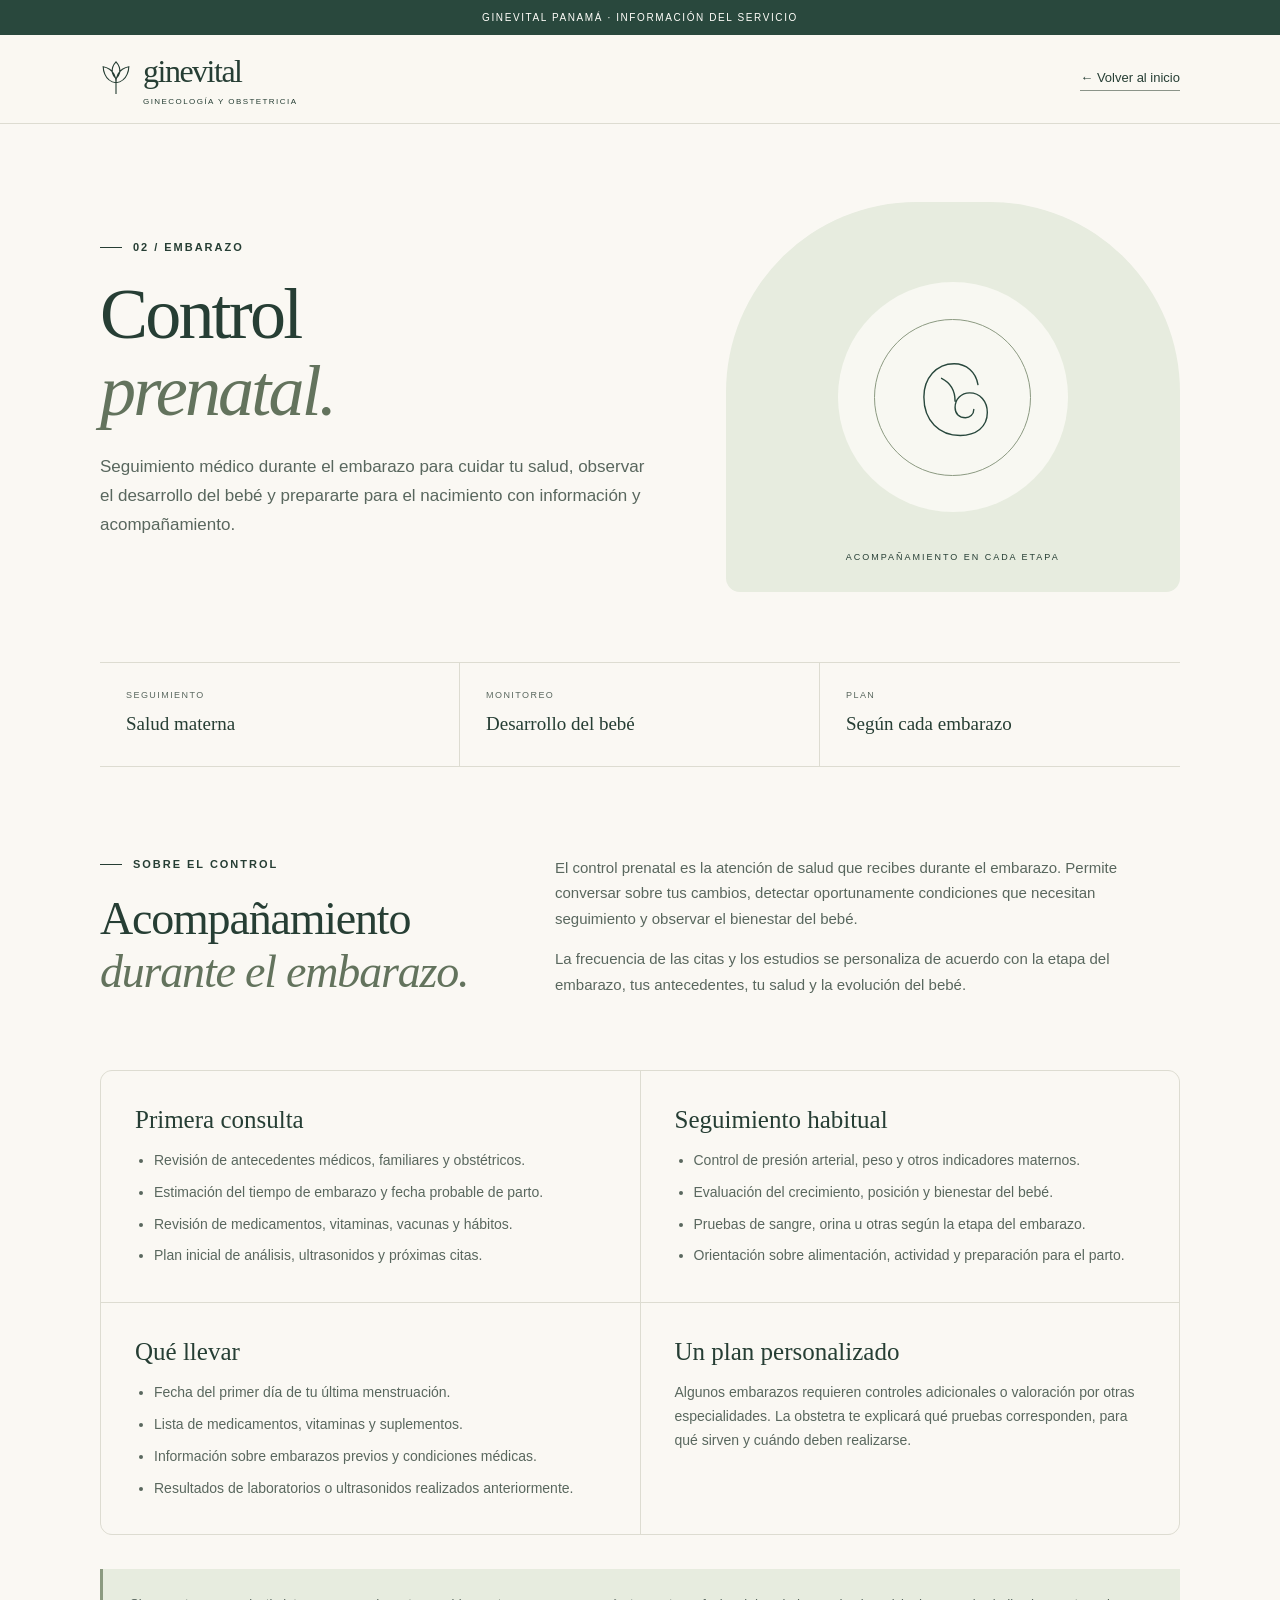
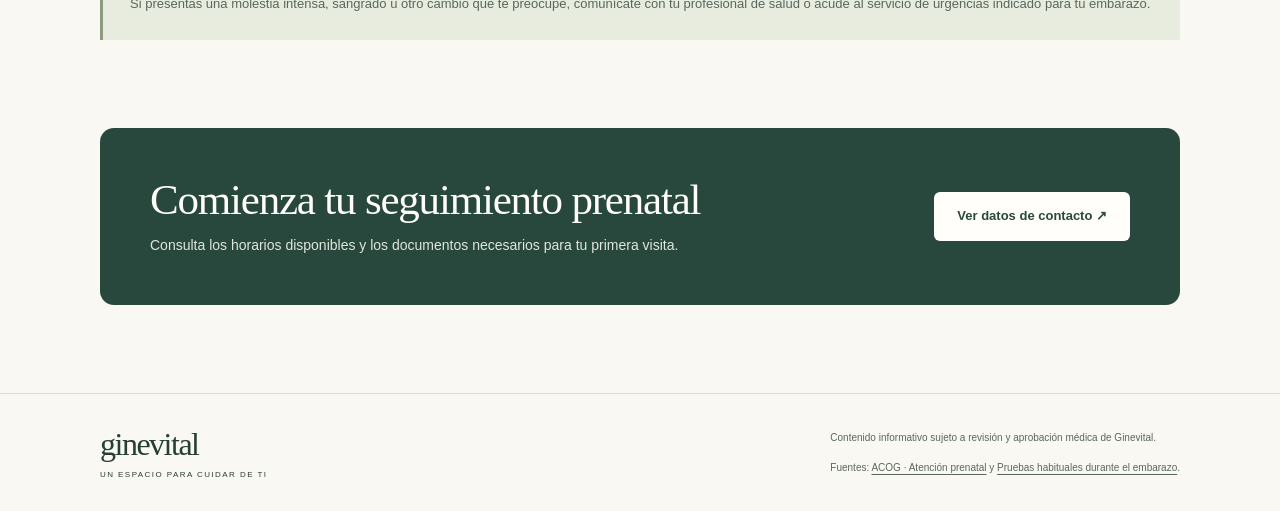
<file: servicios/control-prenatal.html>
<!doctype html>
<html lang="es">
<head>
  <meta charset="utf-8">
  <meta name="viewport" content="width=device-width, initial-scale=1">
  <meta name="description" content="Conoce en qué consiste el control prenatal en Ginevital Panamá.">
  <meta name="theme-color" content="#29483d">
  <title>Control prenatal | Ginevital Panamá</title>
  <link rel="stylesheet" href="servicios.css">
</head>
<body>
  <div class="proposal">Ginevital Panamá · Información del servicio</div>
  <header>
    <div class="container header-inner">
      <a class="brand" href="../index.html" aria-label="Ginevital, volver al inicio">
        <svg class="brand-mark" viewBox="0 0 40 48" fill="none" stroke="currentColor" stroke-width="1.4" aria-hidden="true"><path d="M20 42V23M20 28C4 26 4 8 4 8s16 2 16 20ZM20 28C36 26 36 8 36 8s-16 2-16 20ZM20 23C9 13 20 2 20 2s11 11 0 21Z"/></svg>
        <span class="brand-name">ginevital<small>GINECOLOGÍA Y OBSTETRICIA</small></span>
      </a>
      <a class="back-link" href="../index.html">← Volver al inicio</a>
    </div>
  </header>

  <main>
    <section class="container service-hero">
      <div>
        <p class="eyebrow">02 / Embarazo</p>
        <h1>Control<br><em>prenatal.</em></h1>
        <p class="lead">Seguimiento médico durante el embarazo para cuidar tu salud, observar el desarrollo del bebé y prepararte para el nacimiento con información y acompañamiento.</p>
      </div>
      <div class="hero-visual" aria-hidden="true">
        <div class="service-icon"><svg viewBox="0 0 100 100"><path d="M51 18c-17 0-29 14-29 32 0 23 15 37 35 37 15 0 26-8 26-22 0-11-7-19-17-19-8 0-14 6-14 14 0 6 4 10 10 10 4 0 8-3 8-8M51 18c12 0 21 8 23 20M39 32c8 4 13 12 13 22"/></svg></div>
        <span class="visual-label">Acompañamiento en cada etapa</span>
      </div>
    </section>

    <div class="container summary-strip">
      <div class="summary-item"><small>Seguimiento</small><strong>Salud materna</strong></div>
      <div class="summary-item"><small>Monitoreo</small><strong>Desarrollo del bebé</strong></div>
      <div class="summary-item"><small>Plan</small><strong>Según cada embarazo</strong></div>
    </div>

    <section class="container content-section">
      <div class="intro-grid">
        <div><p class="eyebrow">Sobre el control</p><h2>Acompañamiento<br><em>durante el embarazo.</em></h2></div>
        <div class="prose">
          <p>El control prenatal es la atención de salud que recibes durante el embarazo. Permite conversar sobre tus cambios, detectar oportunamente condiciones que necesitan seguimiento y observar el bienestar del bebé.</p>
          <p>La frecuencia de las citas y los estudios se personaliza de acuerdo con la etapa del embarazo, tus antecedentes, tu salud y la evolución del bebé.</p>
        </div>
      </div>

      <div class="info-grid">
        <article class="info-card">
          <h3>Primera consulta</h3>
          <ul>
            <li>Revisión de antecedentes médicos, familiares y obstétricos.</li>
            <li>Estimación del tiempo de embarazo y fecha probable de parto.</li>
            <li>Revisión de medicamentos, vitaminas, vacunas y hábitos.</li>
            <li>Plan inicial de análisis, ultrasonidos y próximas citas.</li>
          </ul>
        </article>

        <article class="info-card">
          <h3>Seguimiento habitual</h3>
          <ul>
            <li>Control de presión arterial, peso y otros indicadores maternos.</li>
            <li>Evaluación del crecimiento, posición y bienestar del bebé.</li>
            <li>Pruebas de sangre, orina u otras según la etapa del embarazo.</li>
            <li>Orientación sobre alimentación, actividad y preparación para el parto.</li>
          </ul>
        </article>

        <article class="info-card">
          <h3>Qué llevar</h3>
          <ul>
            <li>Fecha del primer día de tu última menstruación.</li>
            <li>Lista de medicamentos, vitaminas y suplementos.</li>
            <li>Información sobre embarazos previos y condiciones médicas.</li>
            <li>Resultados de laboratorios o ultrasonidos realizados anteriormente.</li>
          </ul>
        </article>

        <article class="info-card">
          <h3>Un plan personalizado</h3>
          <p>Algunos embarazos requieren controles adicionales o valoración por otras especialidades. La obstetra te explicará qué pruebas corresponden, para qué sirven y cuándo deben realizarse.</p>
        </article>
      </div>

      <div class="note">Si presentas una molestia intensa, sangrado u otro cambio que te preocupe, comunícate con tu profesional de salud o acude al servicio de urgencias indicado para tu embarazo.</div>
    </section>

    <section class="container cta-wrap">
      <div class="cta">
        <div><h2>Comienza tu seguimiento prenatal</h2><p>Consulta los horarios disponibles y los documentos necesarios para tu primera visita.</p></div>
        <a class="button" href="../index.html#contacto">Ver datos de contacto ↗</a>
      </div>
    </section>
  </main>

  <footer>
    <div class="container footer-inner">
      <div><a class="brand" href="../index.html"><span class="brand-name">ginevital<small>UN ESPACIO PARA CUIDAR DE TI</small></span></a></div>
      <div>
        <p>Contenido informativo sujeto a revisión y aprobación médica de Ginevital.</p>
        <p class="sources">Fuentes: <a href="https://www.acog.org/womens-health/faqs/prenatal-care" target="_blank" rel="noopener noreferrer">ACOG · Atención prenatal</a> y <a href="https://www.acog.org/womens-health/faqs/pruebas-habituales-durante-el-embarazo" target="_blank" rel="noopener noreferrer">Pruebas habituales durante el embarazo</a>.</p>
      </div>
    </div>
  </footer>
</body>
</html>
</file>
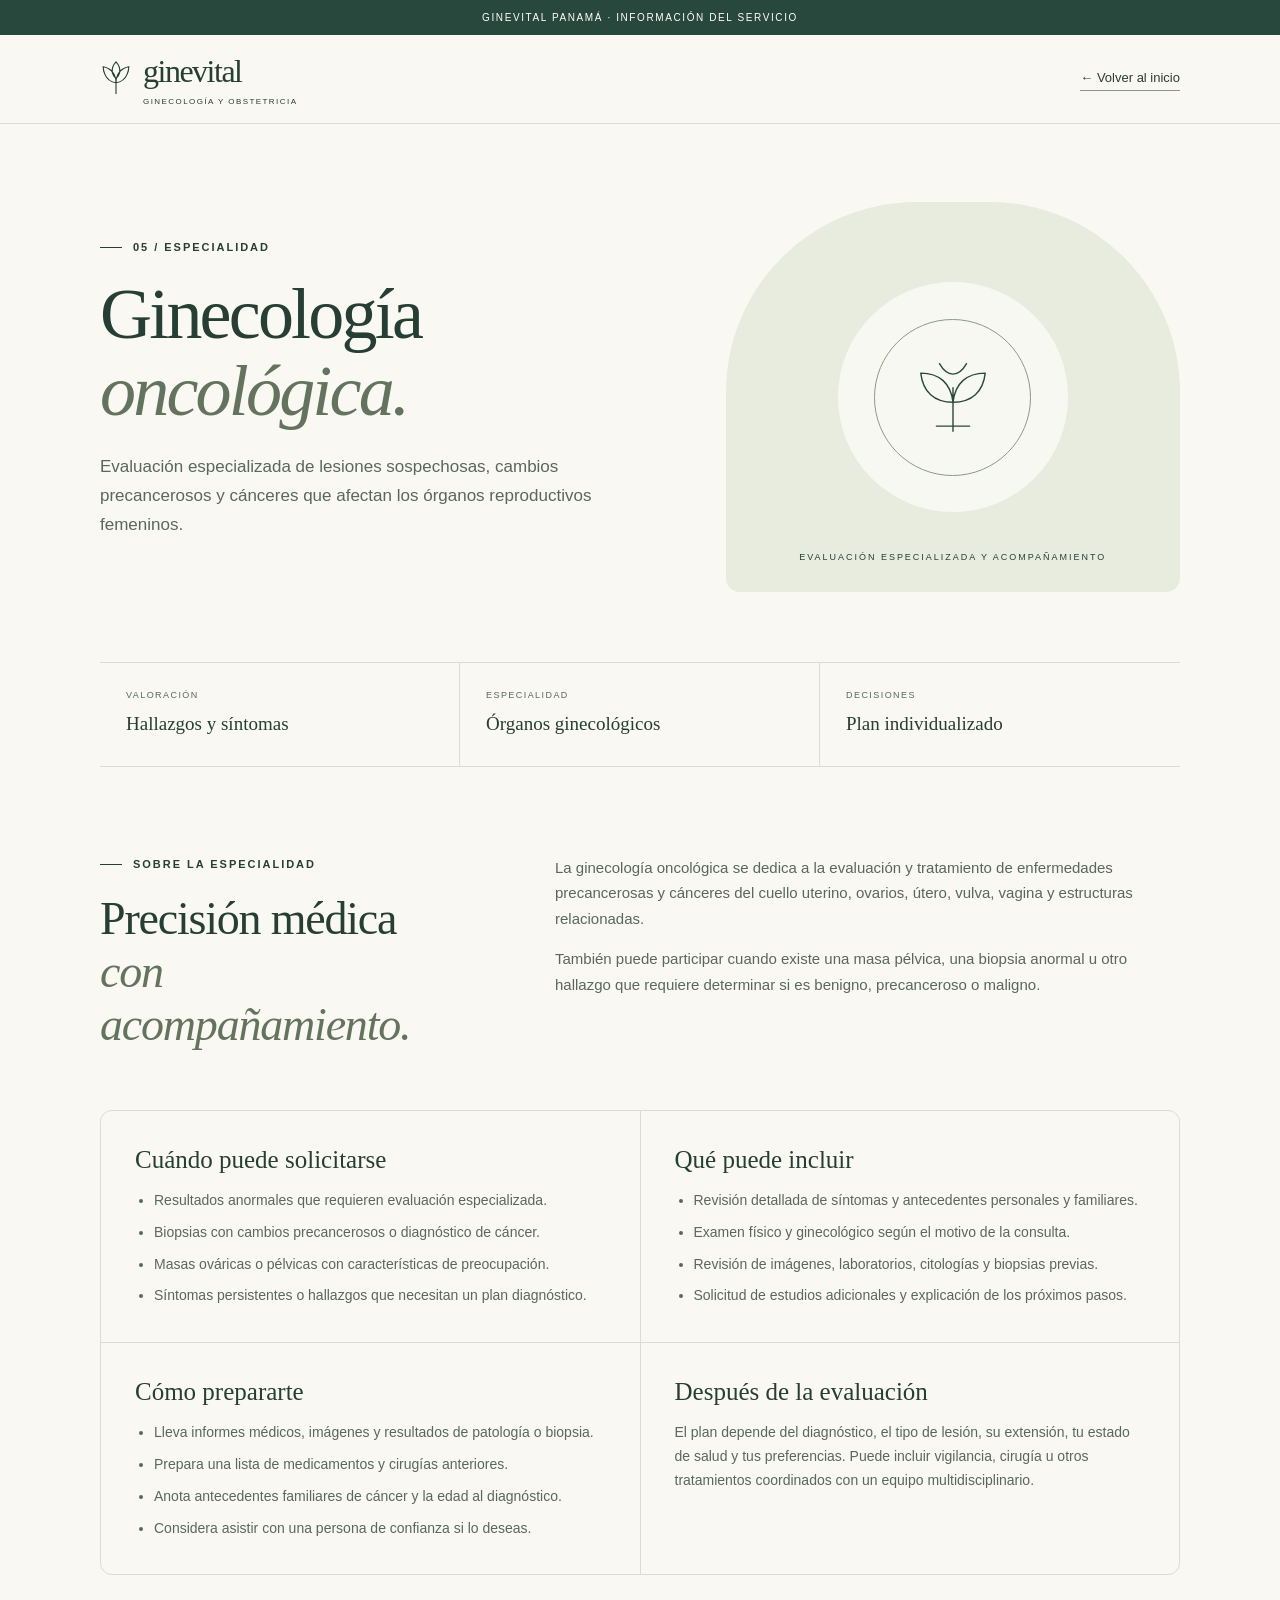
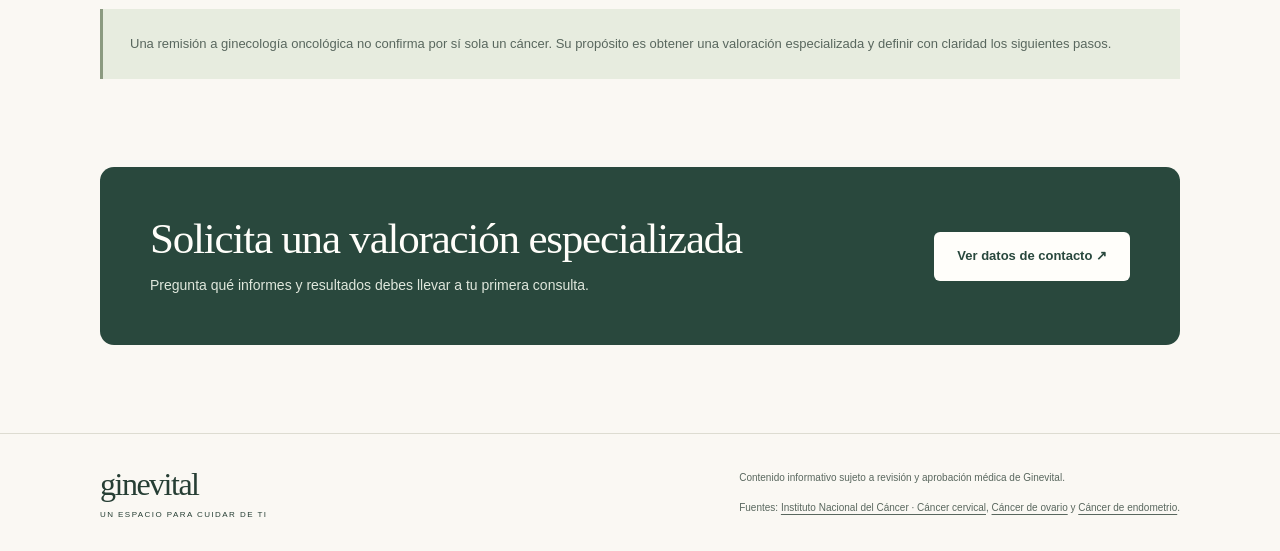
<file: servicios/ginecologia-oncologica.html>
<!doctype html>
<html lang="es">
<head>
  <meta charset="utf-8">
  <meta name="viewport" content="width=device-width, initial-scale=1">
  <meta name="description" content="Conoce el alcance de la consulta de ginecología oncológica.">
  <meta name="theme-color" content="#29483d">
  <title>Ginecología oncológica | Ginevital Panamá</title>
  <link rel="stylesheet" href="servicios.css">
</head>
<body>
  <div class="proposal">Ginevital Panamá · Información del servicio</div>
  <header>
    <div class="container header-inner">
      <a class="brand" href="../index.html" aria-label="Ginevital, volver al inicio">
        <svg class="brand-mark" viewBox="0 0 40 48" fill="none" stroke="currentColor" stroke-width="1.4" aria-hidden="true"><path d="M20 42V23M20 28C4 26 4 8 4 8s16 2 16 20ZM20 28C36 26 36 8 36 8s-16 2-16 20ZM20 23C9 13 20 2 20 2s11 11 0 21Z"/></svg>
        <span class="brand-name">ginevital<small>GINECOLOGÍA Y OBSTETRICIA</small></span>
      </a>
      <a class="back-link" href="../index.html">← Volver al inicio</a>
    </div>
  </header>

  <main>
    <section class="container service-hero">
      <div>
        <p class="eyebrow">05 / Especialidad</p>
        <h1>Ginecología<br><em>oncológica.</em></h1>
        <p class="lead">Evaluación especializada de lesiones sospechosas, cambios precancerosos y cánceres que afectan los órganos reproductivos femeninos.</p>
      </div>
      <div class="hero-visual" aria-hidden="true">
        <div class="service-icon"><svg viewBox="0 0 100 100"><path d="M50 83V41M50 55c-18 0-29-10-31-28 18 0 29 10 31 28Zm0 0c18 0 29-10 31-28-18 0-29 10-31 28ZM34 78h32M37 18c4 7 8 10 13 10s9-3 13-10"/></svg></div>
        <span class="visual-label">Evaluación especializada y acompañamiento</span>
      </div>
    </section>

    <div class="container summary-strip">
      <div class="summary-item"><small>Valoración</small><strong>Hallazgos y síntomas</strong></div>
      <div class="summary-item"><small>Especialidad</small><strong>Órganos ginecológicos</strong></div>
      <div class="summary-item"><small>Decisiones</small><strong>Plan individualizado</strong></div>
    </div>

    <section class="container content-section">
      <div class="intro-grid">
        <div><p class="eyebrow">Sobre la especialidad</p><h2>Precisión médica<br><em>con acompañamiento.</em></h2></div>
        <div class="prose">
          <p>La ginecología oncológica se dedica a la evaluación y tratamiento de enfermedades precancerosas y cánceres del cuello uterino, ovarios, útero, vulva, vagina y estructuras relacionadas.</p>
          <p>También puede participar cuando existe una masa pélvica, una biopsia anormal u otro hallazgo que requiere determinar si es benigno, precanceroso o maligno.</p>
        </div>
      </div>

      <div class="info-grid">
        <article class="info-card">
          <h3>Cuándo puede solicitarse</h3>
          <ul>
            <li>Resultados anormales que requieren evaluación especializada.</li>
            <li>Biopsias con cambios precancerosos o diagnóstico de cáncer.</li>
            <li>Masas ováricas o pélvicas con características de preocupación.</li>
            <li>Síntomas persistentes o hallazgos que necesitan un plan diagnóstico.</li>
          </ul>
        </article>

        <article class="info-card">
          <h3>Qué puede incluir</h3>
          <ul>
            <li>Revisión detallada de síntomas y antecedentes personales y familiares.</li>
            <li>Examen físico y ginecológico según el motivo de la consulta.</li>
            <li>Revisión de imágenes, laboratorios, citologías y biopsias previas.</li>
            <li>Solicitud de estudios adicionales y explicación de los próximos pasos.</li>
          </ul>
        </article>

        <article class="info-card">
          <h3>Cómo prepararte</h3>
          <ul>
            <li>Lleva informes médicos, imágenes y resultados de patología o biopsia.</li>
            <li>Prepara una lista de medicamentos y cirugías anteriores.</li>
            <li>Anota antecedentes familiares de cáncer y la edad al diagnóstico.</li>
            <li>Considera asistir con una persona de confianza si lo deseas.</li>
          </ul>
        </article>

        <article class="info-card">
          <h3>Después de la evaluación</h3>
          <p>El plan depende del diagnóstico, el tipo de lesión, su extensión, tu estado de salud y tus preferencias. Puede incluir vigilancia, cirugía u otros tratamientos coordinados con un equipo multidisciplinario.</p>
        </article>
      </div>

      <div class="note">Una remisión a ginecología oncológica no confirma por sí sola un cáncer. Su propósito es obtener una valoración especializada y definir con claridad los siguientes pasos.</div>
    </section>

    <section class="container cta-wrap">
      <div class="cta">
        <div><h2>Solicita una valoración especializada</h2><p>Pregunta qué informes y resultados debes llevar a tu primera consulta.</p></div>
        <a class="button" href="../index.html#contacto">Ver datos de contacto ↗</a>
      </div>
    </section>
  </main>

  <footer>
    <div class="container footer-inner">
      <div><a class="brand" href="../index.html"><span class="brand-name">ginevital<small>UN ESPACIO PARA CUIDAR DE TI</small></span></a></div>
      <div>
        <p>Contenido informativo sujeto a revisión y aprobación médica de Ginevital.</p>
        <p class="sources">Fuentes: <a href="https://www.cancer.gov/types/cervical/treatment" target="_blank" rel="noopener noreferrer">Instituto Nacional del Cáncer · Cáncer cervical</a>, <a href="https://www.cancer.gov/types/ovarian" target="_blank" rel="noopener noreferrer">Cáncer de ovario</a> y <a href="https://www.cancer.gov/types/uterine/endometrial/treatment" target="_blank" rel="noopener noreferrer">Cáncer de endometrio</a>.</p>
      </div>
    </div>
  </footer>
</body>
</html>
</file>
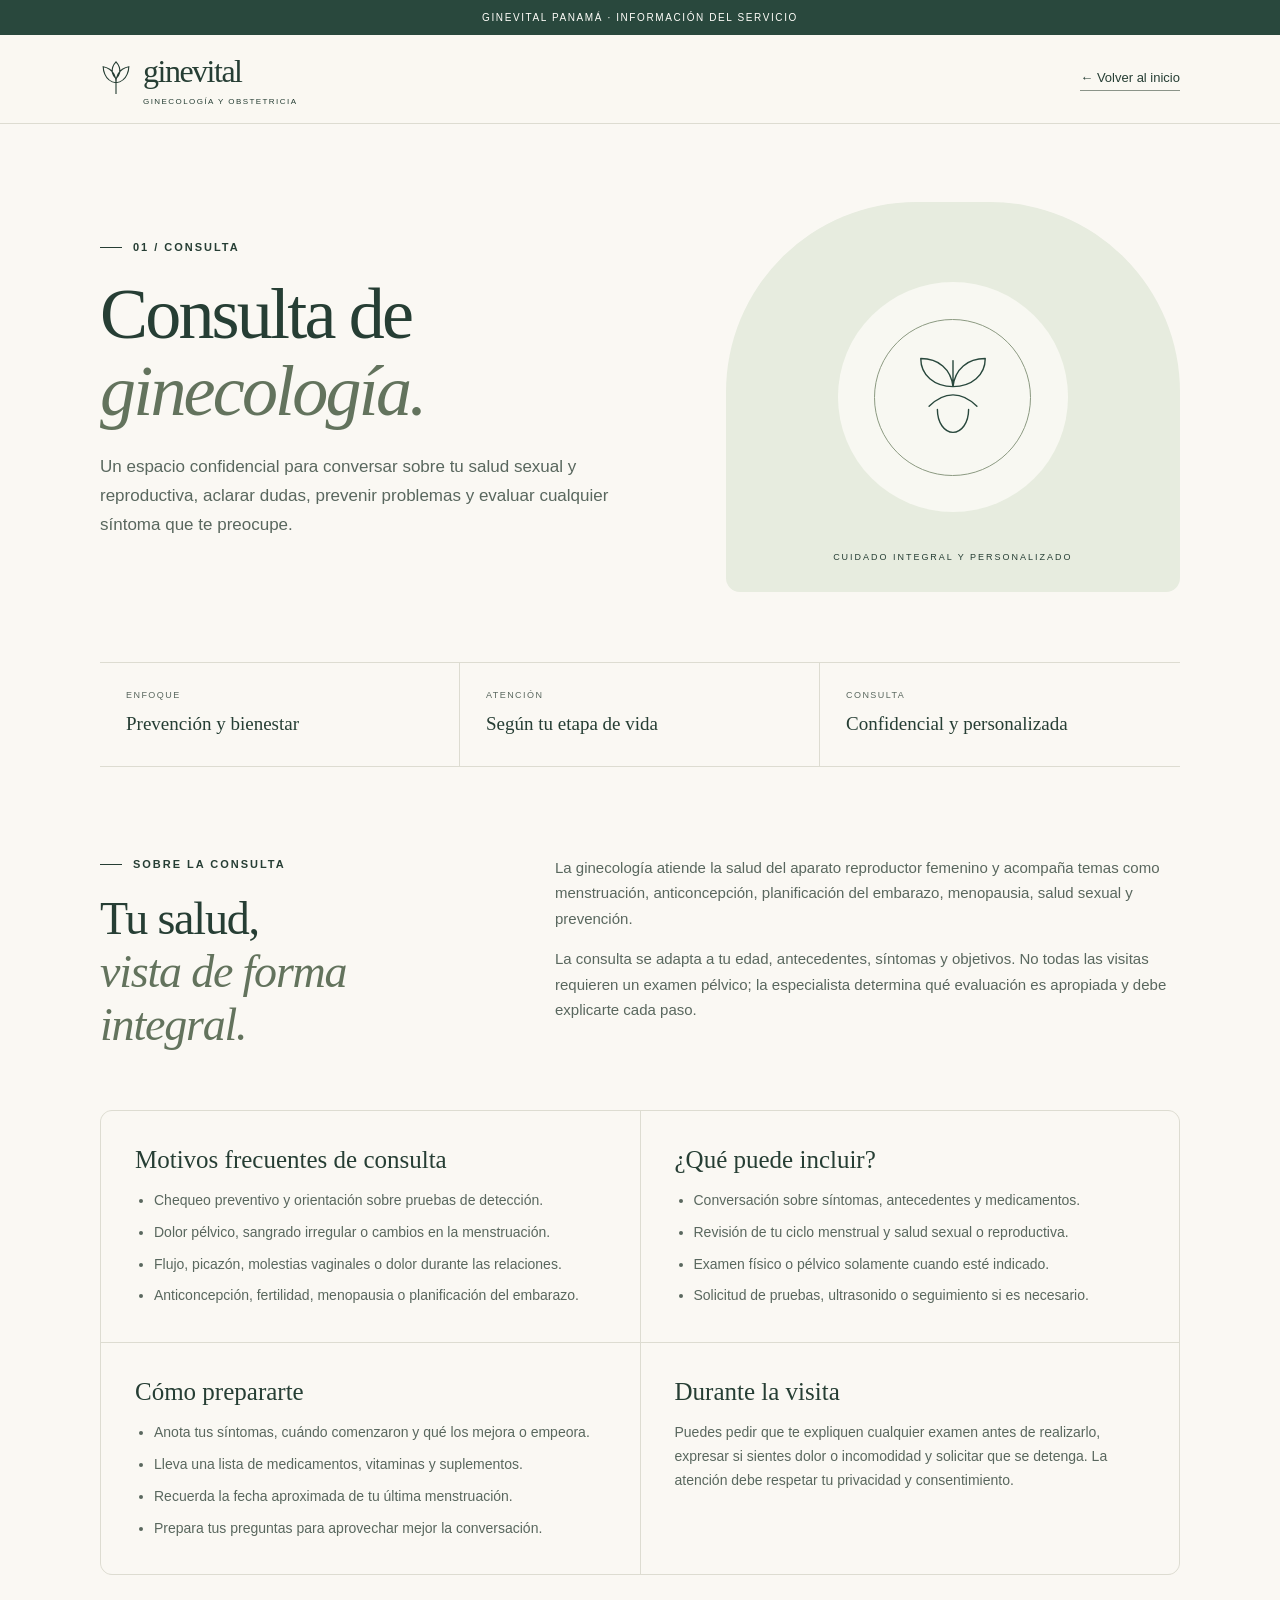
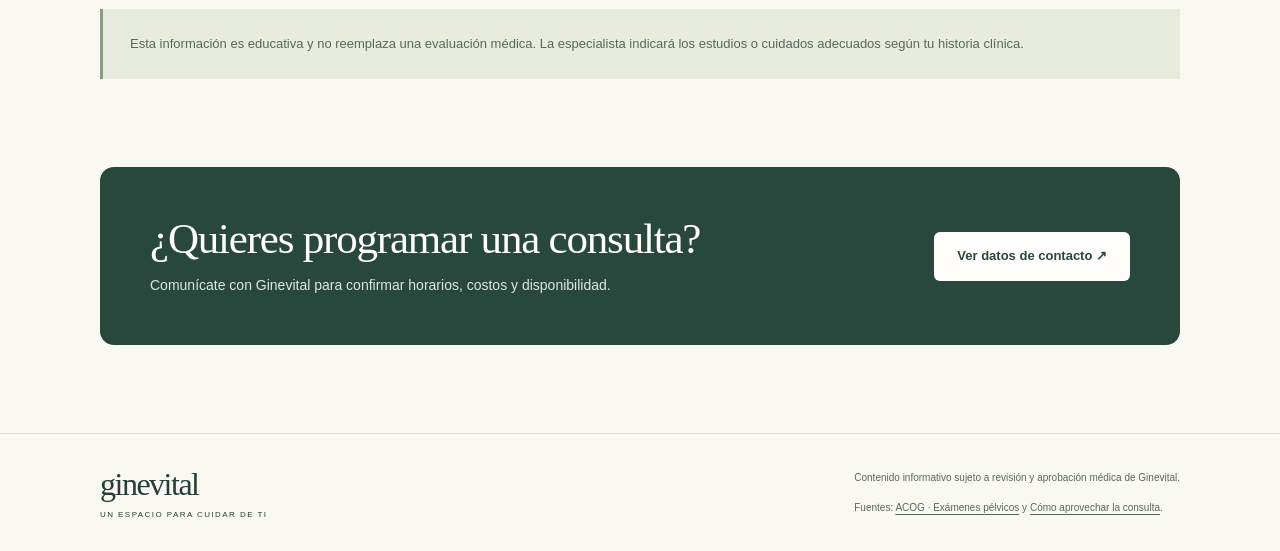
<file: servicios/ginecologia.html>
<!doctype html>
<html lang="es">
<head>
  <meta charset="utf-8">
  <meta name="viewport" content="width=device-width, initial-scale=1">
  <meta name="description" content="Conoce en qué consiste la consulta de ginecología en Ginevital Panamá.">
  <meta name="theme-color" content="#29483d">
  <title>Consulta de ginecología | Ginevital Panamá</title>
  <link rel="stylesheet" href="servicios.css">
</head>
<body>
  <div class="proposal">Ginevital Panamá · Información del servicio</div>

  <header>
    <div class="container header-inner">
      <a class="brand" href="../index.html" aria-label="Ginevital, volver al inicio">
        <svg class="brand-mark" viewBox="0 0 40 48" fill="none" stroke="currentColor" stroke-width="1.4" aria-hidden="true">
          <path d="M20 42V23M20 28C4 26 4 8 4 8s16 2 16 20ZM20 28C36 26 36 8 36 8s-16 2-16 20ZM20 23C9 13 20 2 20 2s11 11 0 21Z"/>
        </svg>
        <span class="brand-name">ginevital<small>GINECOLOGÍA Y OBSTETRICIA</small></span>
      </a>
      <a class="back-link" href="../index.html">← Volver al inicio</a>
    </div>
  </header>

  <main>
    <section class="container service-hero">
      <div>
        <p class="eyebrow">01 / Consulta</p>
        <h1>Consulta de<br><em>ginecología.</em></h1>
        <p class="lead">Un espacio confidencial para conversar sobre tu salud sexual y reproductiva, aclarar dudas, prevenir problemas y evaluar cualquier síntoma que te preocupe.</p>
      </div>
      <div class="hero-visual" aria-hidden="true">
        <div class="service-icon">
          <svg viewBox="0 0 100 100"><path d="M50 15v25M50 40c-18 0-31-11-31-27 17 0 29 10 31 27Zm0 0c18 0 31-11 31-27-17 0-29 10-31 27ZM35 62c0 13 7 22 15 22s15-9 15-22M27 59c7-7 16-11 23-11s16 4 23 11"/></svg>
        </div>
        <span class="visual-label">Cuidado integral y personalizado</span>
      </div>
    </section>

    <div class="container summary-strip">
      <div class="summary-item"><small>Enfoque</small><strong>Prevención y bienestar</strong></div>
      <div class="summary-item"><small>Atención</small><strong>Según tu etapa de vida</strong></div>
      <div class="summary-item"><small>Consulta</small><strong>Confidencial y personalizada</strong></div>
    </div>

    <section class="container content-section">
      <div class="intro-grid">
        <div><p class="eyebrow">Sobre la consulta</p><h2>Tu salud,<br><em>vista de forma integral.</em></h2></div>
        <div class="prose">
          <p>La ginecología atiende la salud del aparato reproductor femenino y acompaña temas como menstruación, anticoncepción, planificación del embarazo, menopausia, salud sexual y prevención.</p>
          <p>La consulta se adapta a tu edad, antecedentes, síntomas y objetivos. No todas las visitas requieren un examen pélvico; la especialista determina qué evaluación es apropiada y debe explicarte cada paso.</p>
        </div>
      </div>

      <div class="info-grid">
        <article class="info-card">
          <h3>Motivos frecuentes de consulta</h3>
          <ul>
            <li>Chequeo preventivo y orientación sobre pruebas de detección.</li>
            <li>Dolor pélvico, sangrado irregular o cambios en la menstruación.</li>
            <li>Flujo, picazón, molestias vaginales o dolor durante las relaciones.</li>
            <li>Anticoncepción, fertilidad, menopausia o planificación del embarazo.</li>
          </ul>
        </article>

        <article class="info-card">
          <h3>¿Qué puede incluir?</h3>
          <ul>
            <li>Conversación sobre síntomas, antecedentes y medicamentos.</li>
            <li>Revisión de tu ciclo menstrual y salud sexual o reproductiva.</li>
            <li>Examen físico o pélvico solamente cuando esté indicado.</li>
            <li>Solicitud de pruebas, ultrasonido o seguimiento si es necesario.</li>
          </ul>
        </article>

        <article class="info-card">
          <h3>Cómo prepararte</h3>
          <ul>
            <li>Anota tus síntomas, cuándo comenzaron y qué los mejora o empeora.</li>
            <li>Lleva una lista de medicamentos, vitaminas y suplementos.</li>
            <li>Recuerda la fecha aproximada de tu última menstruación.</li>
            <li>Prepara tus preguntas para aprovechar mejor la conversación.</li>
          </ul>
        </article>

        <article class="info-card">
          <h3>Durante la visita</h3>
          <p>Puedes pedir que te expliquen cualquier examen antes de realizarlo, expresar si sientes dolor o incomodidad y solicitar que se detenga. La atención debe respetar tu privacidad y consentimiento.</p>
        </article>
      </div>

      <div class="note">Esta información es educativa y no reemplaza una evaluación médica. La especialista indicará los estudios o cuidados adecuados según tu historia clínica.</div>
    </section>

    <section class="container cta-wrap">
      <div class="cta">
        <div><h2>¿Quieres programar una consulta?</h2><p>Comunícate con Ginevital para confirmar horarios, costos y disponibilidad.</p></div>
        <a class="button" href="../index.html#contacto">Ver datos de contacto ↗</a>
      </div>
    </section>
  </main>

  <footer>
    <div class="container footer-inner">
      <div><a class="brand" href="../index.html"><span class="brand-name">ginevital<small>UN ESPACIO PARA CUIDAR DE TI</small></span></a></div>
      <div>
        <p>Contenido informativo sujeto a revisión y aprobación médica de Ginevital.</p>
        <p class="sources">Fuentes: <a href="https://www.acog.org/womens-health/faqs/pelvic-exams" target="_blank" rel="noopener noreferrer">ACOG · Exámenes pélvicos</a> y <a href="https://www.acog.org/womens-health/faqs/making-the-most-of-your-health-care-visit" target="_blank" rel="noopener noreferrer">Cómo aprovechar la consulta</a>.</p>
      </div>
    </div>
  </footer>
</body>
</html>
</file>
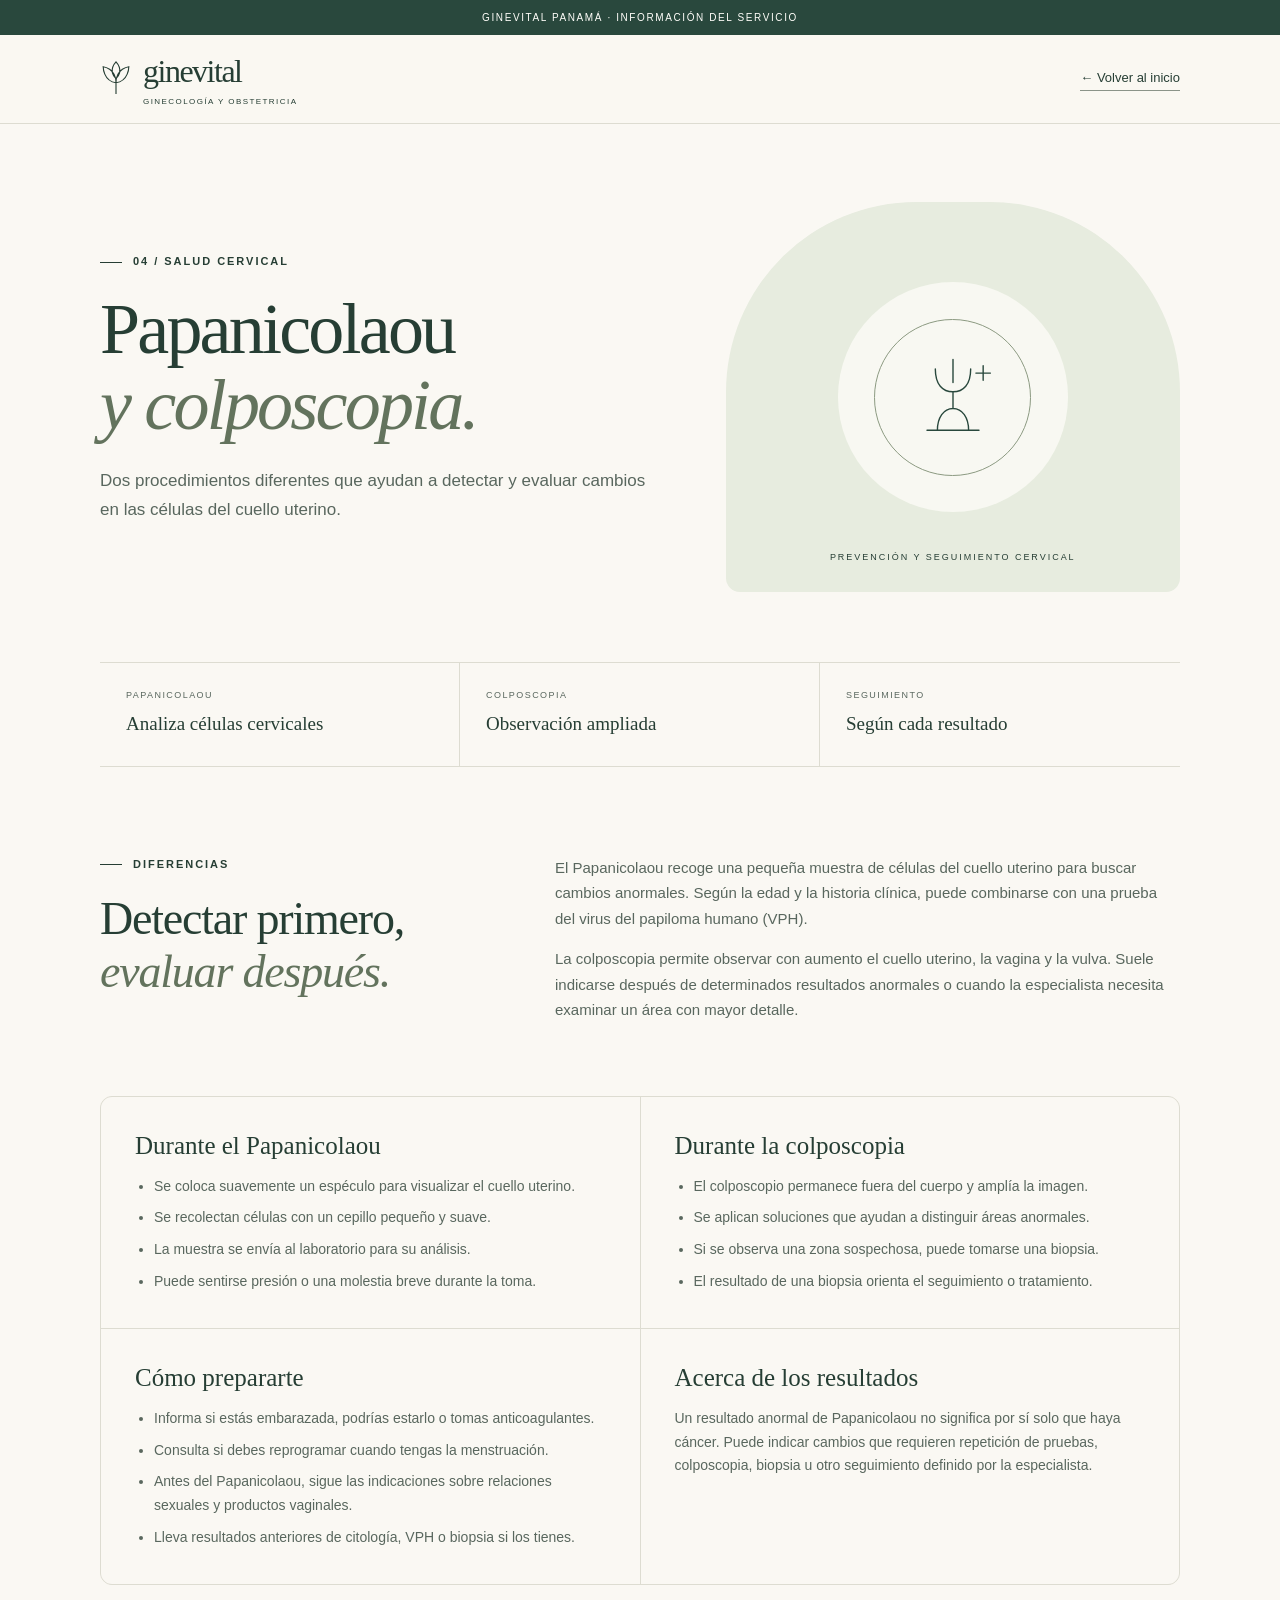
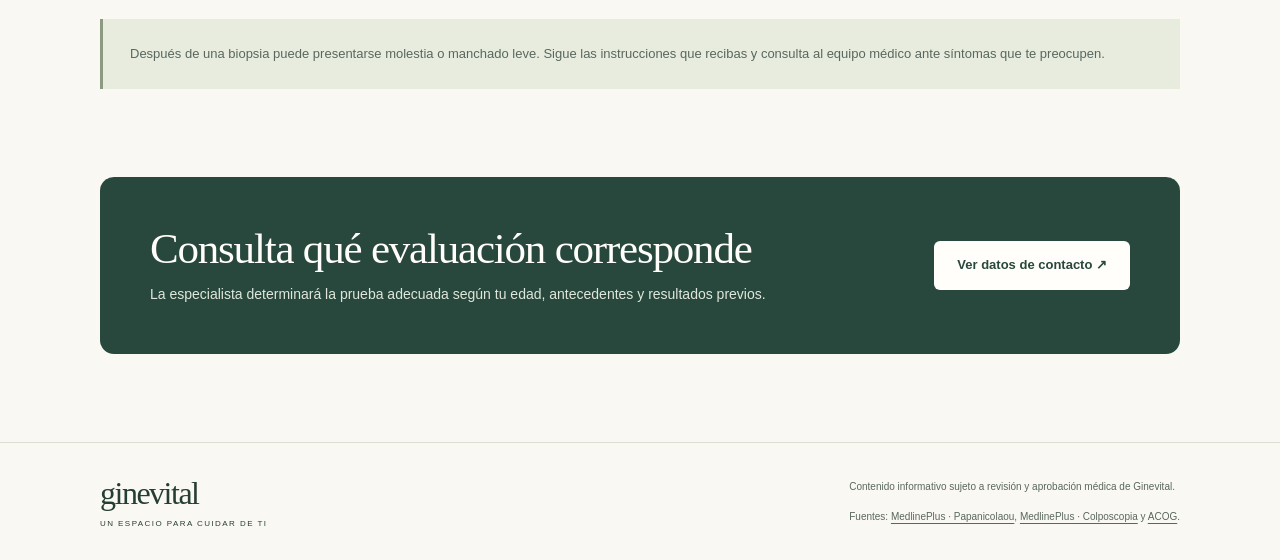
<file: servicios/papanicolaou-colposcopia.html>
<!doctype html>
<html lang="es">
<head>
  <meta charset="utf-8">
  <meta name="viewport" content="width=device-width, initial-scale=1">
  <meta name="description" content="Conoce en qué consisten el Papanicolaou y la colposcopia.">
  <meta name="theme-color" content="#29483d">
  <title>Papanicolaou y colposcopia | Ginevital Panamá</title>
  <link rel="stylesheet" href="servicios.css">
</head>
<body>
  <div class="proposal">Ginevital Panamá · Información del servicio</div>
  <header>
    <div class="container header-inner">
      <a class="brand" href="../index.html" aria-label="Ginevital, volver al inicio">
        <svg class="brand-mark" viewBox="0 0 40 48" fill="none" stroke="currentColor" stroke-width="1.4" aria-hidden="true"><path d="M20 42V23M20 28C4 26 4 8 4 8s16 2 16 20ZM20 28C36 26 36 8 36 8s-16 2-16 20ZM20 23C9 13 20 2 20 2s11 11 0 21Z"/></svg>
        <span class="brand-name">ginevital<small>GINECOLOGÍA Y OBSTETRICIA</small></span>
      </a>
      <a class="back-link" href="../index.html">← Volver al inicio</a>
    </div>
  </header>

  <main>
    <section class="container service-hero">
      <div>
        <p class="eyebrow">04 / Salud cervical</p>
        <h1>Papanicolaou<br><em>y colposcopia.</em></h1>
        <p class="lead">Dos procedimientos diferentes que ayudan a detectar y evaluar cambios en las células del cuello uterino.</p>
      </div>
      <div class="hero-visual" aria-hidden="true">
        <div class="service-icon"><svg viewBox="0 0 100 100"><path d="M50 14v22M33 23c0 15 7 22 17 22s17-7 17-22M50 45v16M35 82c0-12 6-21 15-21s15 9 15 21M25 82h50M72 27h14M79 20v14"/></svg></div>
        <span class="visual-label">Prevención y seguimiento cervical</span>
      </div>
    </section>

    <div class="container summary-strip">
      <div class="summary-item"><small>Papanicolaou</small><strong>Analiza células cervicales</strong></div>
      <div class="summary-item"><small>Colposcopia</small><strong>Observación ampliada</strong></div>
      <div class="summary-item"><small>Seguimiento</small><strong>Según cada resultado</strong></div>
    </div>

    <section class="container content-section">
      <div class="intro-grid">
        <div><p class="eyebrow">Diferencias</p><h2>Detectar primero,<br><em>evaluar después.</em></h2></div>
        <div class="prose">
          <p>El Papanicolaou recoge una pequeña muestra de células del cuello uterino para buscar cambios anormales. Según la edad y la historia clínica, puede combinarse con una prueba del virus del papiloma humano (VPH).</p>
          <p>La colposcopia permite observar con aumento el cuello uterino, la vagina y la vulva. Suele indicarse después de determinados resultados anormales o cuando la especialista necesita examinar un área con mayor detalle.</p>
        </div>
      </div>

      <div class="info-grid">
        <article class="info-card">
          <h3>Durante el Papanicolaou</h3>
          <ul>
            <li>Se coloca suavemente un espéculo para visualizar el cuello uterino.</li>
            <li>Se recolectan células con un cepillo pequeño y suave.</li>
            <li>La muestra se envía al laboratorio para su análisis.</li>
            <li>Puede sentirse presión o una molestia breve durante la toma.</li>
          </ul>
        </article>

        <article class="info-card">
          <h3>Durante la colposcopia</h3>
          <ul>
            <li>El colposcopio permanece fuera del cuerpo y amplía la imagen.</li>
            <li>Se aplican soluciones que ayudan a distinguir áreas anormales.</li>
            <li>Si se observa una zona sospechosa, puede tomarse una biopsia.</li>
            <li>El resultado de una biopsia orienta el seguimiento o tratamiento.</li>
          </ul>
        </article>

        <article class="info-card">
          <h3>Cómo prepararte</h3>
          <ul>
            <li>Informa si estás embarazada, podrías estarlo o tomas anticoagulantes.</li>
            <li>Consulta si debes reprogramar cuando tengas la menstruación.</li>
            <li>Antes del Papanicolaou, sigue las indicaciones sobre relaciones sexuales y productos vaginales.</li>
            <li>Lleva resultados anteriores de citología, VPH o biopsia si los tienes.</li>
          </ul>
        </article>

        <article class="info-card">
          <h3>Acerca de los resultados</h3>
          <p>Un resultado anormal de Papanicolaou no significa por sí solo que haya cáncer. Puede indicar cambios que requieren repetición de pruebas, colposcopia, biopsia u otro seguimiento definido por la especialista.</p>
        </article>
      </div>

      <div class="note">Después de una biopsia puede presentarse molestia o manchado leve. Sigue las instrucciones que recibas y consulta al equipo médico ante síntomas que te preocupen.</div>
    </section>

    <section class="container cta-wrap">
      <div class="cta">
        <div><h2>Consulta qué evaluación corresponde</h2><p>La especialista determinará la prueba adecuada según tu edad, antecedentes y resultados previos.</p></div>
        <a class="button" href="../index.html#contacto">Ver datos de contacto ↗</a>
      </div>
    </section>
  </main>

  <footer>
    <div class="container footer-inner">
      <div><a class="brand" href="../index.html"><span class="brand-name">ginevital<small>UN ESPACIO PARA CUIDAR DE TI</small></span></a></div>
      <div>
        <p>Contenido informativo sujeto a revisión y aprobación médica de Ginevital.</p>
        <p class="sources">Fuentes: <a href="https://medlineplus.gov/spanish/pruebas-de-laboratorio/prueba-de-papanicolaou/" target="_blank" rel="noopener noreferrer">MedlinePlus · Papanicolaou</a>, <a href="https://medlineplus.gov/spanish/pruebas-de-laboratorio/colposcopia/" target="_blank" rel="noopener noreferrer">MedlinePlus · Colposcopia</a> y <a href="https://www.acog.org/womens-health/faqs/colposcopy" target="_blank" rel="noopener noreferrer">ACOG</a>.</p>
      </div>
    </div>
  </footer>
</body>
</html>
</file>
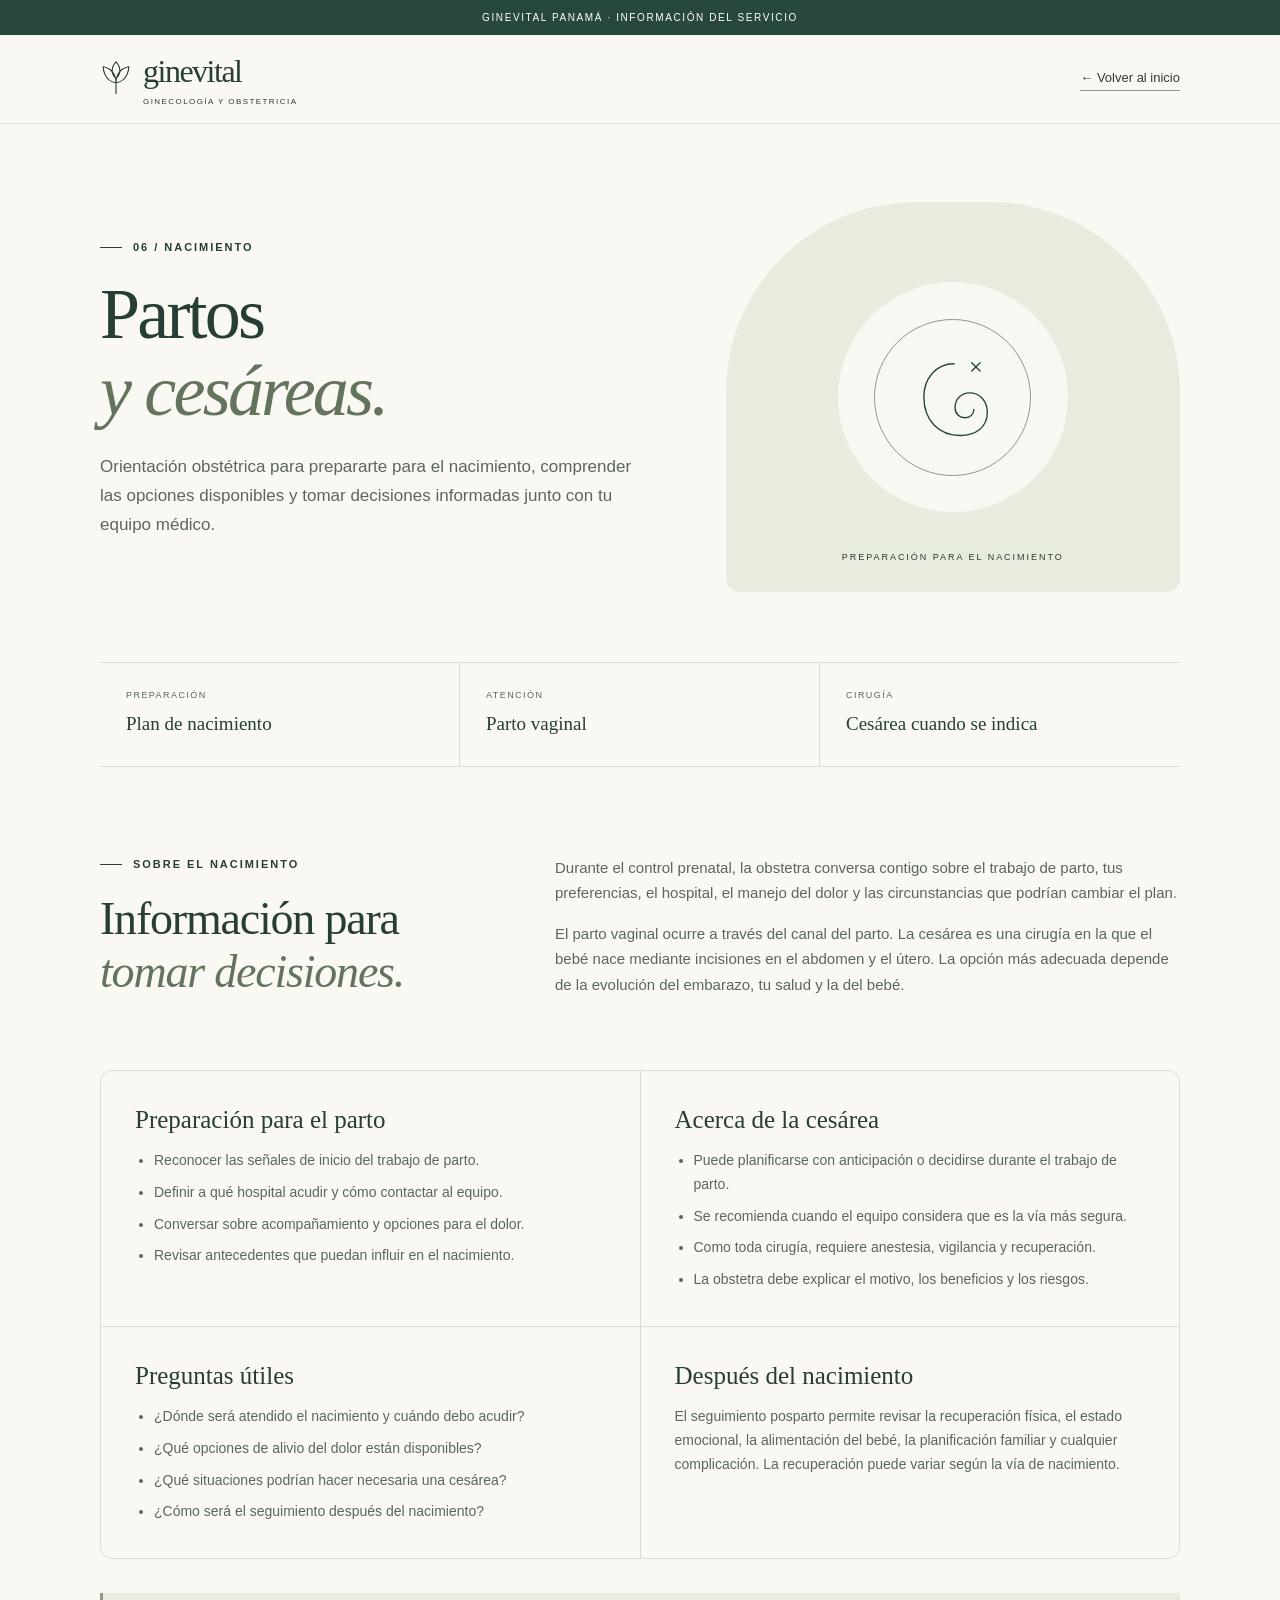
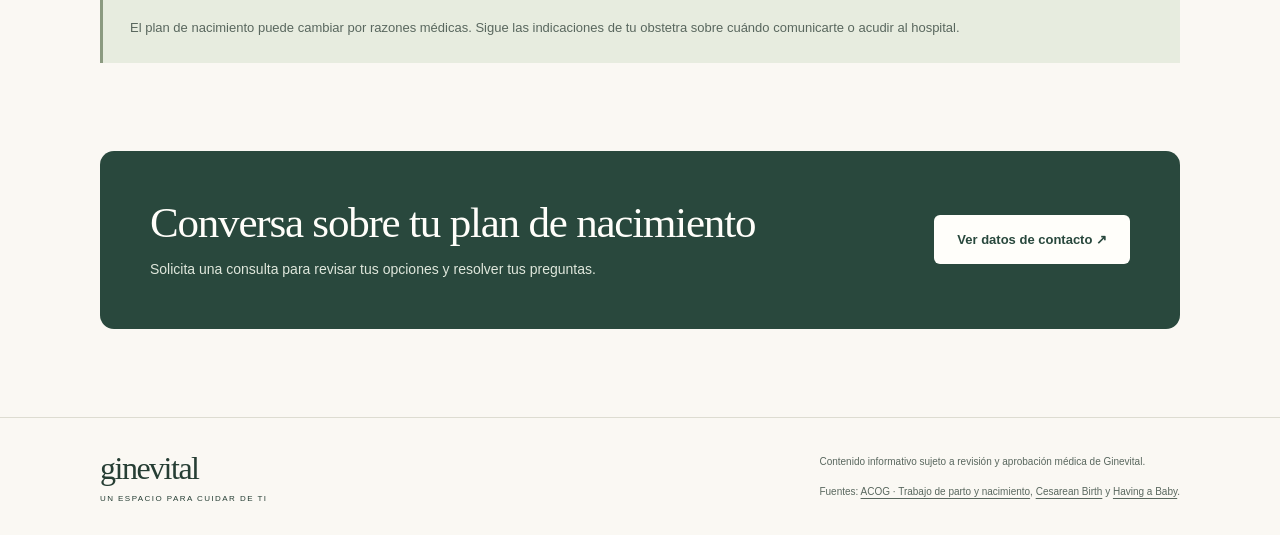
<file: servicios/partos-cesareas.html>
<!doctype html>
<html lang="es">
<head>
  <meta charset="utf-8">
  <meta name="viewport" content="width=device-width, initial-scale=1">
  <meta name="description" content="Información general sobre planificación del parto y la cesárea.">
  <meta name="theme-color" content="#29483d">
  <title>Partos y cesáreas | Ginevital Panamá</title>
  <link rel="stylesheet" href="servicios.css">
</head>
<body>
  <div class="proposal">Ginevital Panamá · Información del servicio</div>
  <header>
    <div class="container header-inner">
      <a class="brand" href="../index.html" aria-label="Ginevital, volver al inicio">
        <svg class="brand-mark" viewBox="0 0 40 48" fill="none" stroke="currentColor" stroke-width="1.4" aria-hidden="true"><path d="M20 42V23M20 28C4 26 4 8 4 8s16 2 16 20ZM20 28C36 26 36 8 36 8s-16 2-16 20ZM20 23C9 13 20 2 20 2s11 11 0 21Z"/></svg>
        <span class="brand-name">ginevital<small>GINECOLOGÍA Y OBSTETRICIA</small></span>
      </a>
      <a class="back-link" href="../index.html">← Volver al inicio</a>
    </div>
  </header>

  <main>
    <section class="container service-hero">
      <div>
        <p class="eyebrow">06 / Nacimiento</p>
        <h1>Partos<br><em>y cesáreas.</em></h1>
        <p class="lead">Orientación obstétrica para prepararte para el nacimiento, comprender las opciones disponibles y tomar decisiones informadas junto con tu equipo médico.</p>
      </div>
      <div class="hero-visual" aria-hidden="true">
        <div class="service-icon"><svg viewBox="0 0 100 100"><path d="M51 18c-17 0-29 14-29 32 0 23 15 37 35 37 15 0 26-8 26-22 0-11-7-19-17-19-8 0-14 6-14 14 0 6 4 10 10 10 4 0 8-3 8-8M68 25l8-8M76 25l-8-8"/></svg></div>
        <span class="visual-label">Preparación para el nacimiento</span>
      </div>
    </section>

    <div class="container summary-strip">
      <div class="summary-item"><small>Preparación</small><strong>Plan de nacimiento</strong></div>
      <div class="summary-item"><small>Atención</small><strong>Parto vaginal</strong></div>
      <div class="summary-item"><small>Cirugía</small><strong>Cesárea cuando se indica</strong></div>
    </div>

    <section class="container content-section">
      <div class="intro-grid">
        <div><p class="eyebrow">Sobre el nacimiento</p><h2>Información para<br><em>tomar decisiones.</em></h2></div>
        <div class="prose">
          <p>Durante el control prenatal, la obstetra conversa contigo sobre el trabajo de parto, tus preferencias, el hospital, el manejo del dolor y las circunstancias que podrían cambiar el plan.</p>
          <p>El parto vaginal ocurre a través del canal del parto. La cesárea es una cirugía en la que el bebé nace mediante incisiones en el abdomen y el útero. La opción más adecuada depende de la evolución del embarazo, tu salud y la del bebé.</p>
        </div>
      </div>

      <div class="info-grid">
        <article class="info-card">
          <h3>Preparación para el parto</h3>
          <ul>
            <li>Reconocer las señales de inicio del trabajo de parto.</li>
            <li>Definir a qué hospital acudir y cómo contactar al equipo.</li>
            <li>Conversar sobre acompañamiento y opciones para el dolor.</li>
            <li>Revisar antecedentes que puedan influir en el nacimiento.</li>
          </ul>
        </article>

        <article class="info-card">
          <h3>Acerca de la cesárea</h3>
          <ul>
            <li>Puede planificarse con anticipación o decidirse durante el trabajo de parto.</li>
            <li>Se recomienda cuando el equipo considera que es la vía más segura.</li>
            <li>Como toda cirugía, requiere anestesia, vigilancia y recuperación.</li>
            <li>La obstetra debe explicar el motivo, los beneficios y los riesgos.</li>
          </ul>
        </article>

        <article class="info-card">
          <h3>Preguntas útiles</h3>
          <ul>
            <li>¿Dónde será atendido el nacimiento y cuándo debo acudir?</li>
            <li>¿Qué opciones de alivio del dolor están disponibles?</li>
            <li>¿Qué situaciones podrían hacer necesaria una cesárea?</li>
            <li>¿Cómo será el seguimiento después del nacimiento?</li>
          </ul>
        </article>

        <article class="info-card">
          <h3>Después del nacimiento</h3>
          <p>El seguimiento posparto permite revisar la recuperación física, el estado emocional, la alimentación del bebé, la planificación familiar y cualquier complicación. La recuperación puede variar según la vía de nacimiento.</p>
        </article>
      </div>

      <div class="note">El plan de nacimiento puede cambiar por razones médicas. Sigue las indicaciones de tu obstetra sobre cuándo comunicarte o acudir al hospital.</div>
    </section>

    <section class="container cta-wrap">
      <div class="cta">
        <div><h2>Conversa sobre tu plan de nacimiento</h2><p>Solicita una consulta para revisar tus opciones y resolver tus preguntas.</p></div>
        <a class="button" href="../index.html#contacto">Ver datos de contacto ↗</a>
      </div>
    </section>
  </main>

  <footer>
    <div class="container footer-inner">
      <div><a class="brand" href="../index.html"><span class="brand-name">ginevital<small>UN ESPACIO PARA CUIDAR DE TI</small></span></a></div>
      <div>
        <p>Contenido informativo sujeto a revisión y aprobación médica de Ginevital.</p>
        <p class="sources">Fuentes: <a href="https://www.acog.org/womens-health/pregnancy/labor-and-delivery" target="_blank" rel="noopener noreferrer">ACOG · Trabajo de parto y nacimiento</a>, <a href="https://www.acog.org/womens-health/faqs/cesarean-birth" target="_blank" rel="noopener noreferrer">Cesarean Birth</a> y <a href="https://www.acog.org/womens-health/faqs/having-a-baby" target="_blank" rel="noopener noreferrer">Having a Baby</a>.</p>
      </div>
    </div>
  </footer>
</body>
</html>
</file>
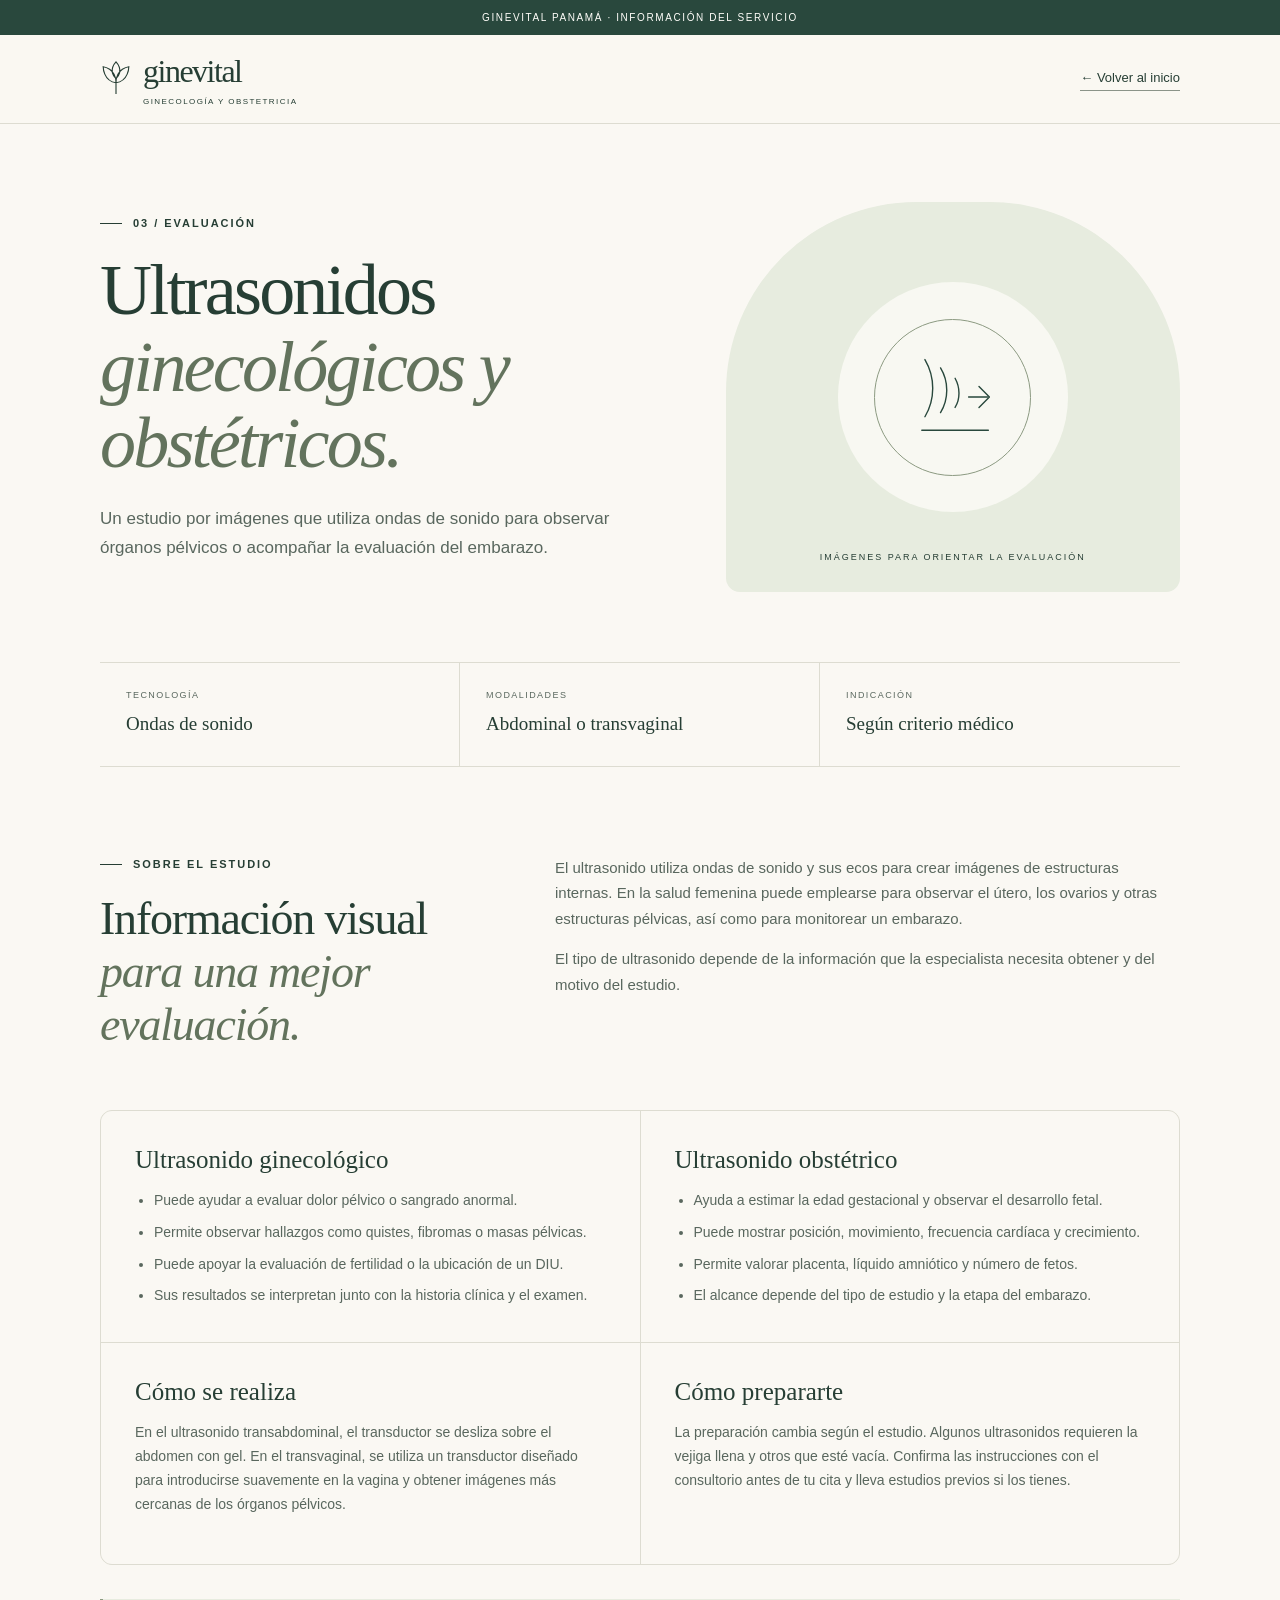
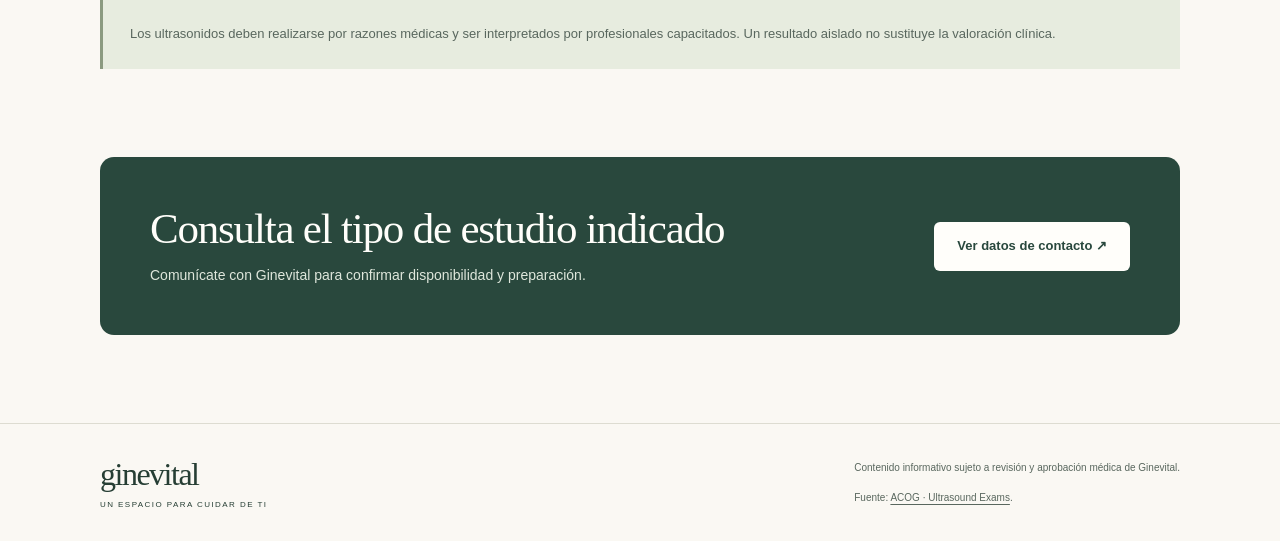
<file: servicios/ultrasonidos.html>
<!doctype html>
<html lang="es">
<head>
  <meta charset="utf-8">
  <meta name="viewport" content="width=device-width, initial-scale=1">
  <meta name="description" content="Conoce en qué consisten los ultrasonidos ginecológicos y obstétricos.">
  <meta name="theme-color" content="#29483d">
  <title>Ultrasonidos | Ginevital Panamá</title>
  <link rel="stylesheet" href="servicios.css">
</head>
<body>
  <div class="proposal">Ginevital Panamá · Información del servicio</div>
  <header>
    <div class="container header-inner">
      <a class="brand" href="../index.html" aria-label="Ginevital, volver al inicio">
        <svg class="brand-mark" viewBox="0 0 40 48" fill="none" stroke="currentColor" stroke-width="1.4" aria-hidden="true"><path d="M20 42V23M20 28C4 26 4 8 4 8s16 2 16 20ZM20 28C36 26 36 8 36 8s-16 2-16 20ZM20 23C9 13 20 2 20 2s11 11 0 21Z"/></svg>
        <span class="brand-name">ginevital<small>GINECOLOGÍA Y OBSTETRICIA</small></span>
      </a>
      <a class="back-link" href="../index.html">← Volver al inicio</a>
    </div>
  </header>

  <main>
    <section class="container service-hero">
      <div>
        <p class="eyebrow">03 / Evaluación</p>
        <h1>Ultrasonidos<br><em>ginecológicos y obstétricos.</em></h1>
        <p class="lead">Un estudio por imágenes que utiliza ondas de sonido para observar órganos pélvicos o acompañar la evaluación del embarazo.</p>
      </div>
      <div class="hero-visual" aria-hidden="true">
        <div class="service-icon"><svg viewBox="0 0 100 100"><path d="M23 69c10-17 10-38 0-55M38 65c8-13 8-30 0-43M52 60c5-8 5-19 0-28M65 50h18M75 40l10 10-10 10M20 82h64"/></svg></div>
        <span class="visual-label">Imágenes para orientar la evaluación</span>
      </div>
    </section>

    <div class="container summary-strip">
      <div class="summary-item"><small>Tecnología</small><strong>Ondas de sonido</strong></div>
      <div class="summary-item"><small>Modalidades</small><strong>Abdominal o transvaginal</strong></div>
      <div class="summary-item"><small>Indicación</small><strong>Según criterio médico</strong></div>
    </div>

    <section class="container content-section">
      <div class="intro-grid">
        <div><p class="eyebrow">Sobre el estudio</p><h2>Información visual<br><em>para una mejor evaluación.</em></h2></div>
        <div class="prose">
          <p>El ultrasonido utiliza ondas de sonido y sus ecos para crear imágenes de estructuras internas. En la salud femenina puede emplearse para observar el útero, los ovarios y otras estructuras pélvicas, así como para monitorear un embarazo.</p>
          <p>El tipo de ultrasonido depende de la información que la especialista necesita obtener y del motivo del estudio.</p>
        </div>
      </div>

      <div class="info-grid">
        <article class="info-card">
          <h3>Ultrasonido ginecológico</h3>
          <ul>
            <li>Puede ayudar a evaluar dolor pélvico o sangrado anormal.</li>
            <li>Permite observar hallazgos como quistes, fibromas o masas pélvicas.</li>
            <li>Puede apoyar la evaluación de fertilidad o la ubicación de un DIU.</li>
            <li>Sus resultados se interpretan junto con la historia clínica y el examen.</li>
          </ul>
        </article>

        <article class="info-card">
          <h3>Ultrasonido obstétrico</h3>
          <ul>
            <li>Ayuda a estimar la edad gestacional y observar el desarrollo fetal.</li>
            <li>Puede mostrar posición, movimiento, frecuencia cardíaca y crecimiento.</li>
            <li>Permite valorar placenta, líquido amniótico y número de fetos.</li>
            <li>El alcance depende del tipo de estudio y la etapa del embarazo.</li>
          </ul>
        </article>

        <article class="info-card">
          <h3>Cómo se realiza</h3>
          <p>En el ultrasonido transabdominal, el transductor se desliza sobre el abdomen con gel. En el transvaginal, se utiliza un transductor diseñado para introducirse suavemente en la vagina y obtener imágenes más cercanas de los órganos pélvicos.</p>
        </article>

        <article class="info-card">
          <h3>Cómo prepararte</h3>
          <p>La preparación cambia según el estudio. Algunos ultrasonidos requieren la vejiga llena y otros que esté vacía. Confirma las instrucciones con el consultorio antes de tu cita y lleva estudios previos si los tienes.</p>
        </article>
      </div>

      <div class="note">Los ultrasonidos deben realizarse por razones médicas y ser interpretados por profesionales capacitados. Un resultado aislado no sustituye la valoración clínica.</div>
    </section>

    <section class="container cta-wrap">
      <div class="cta">
        <div><h2>Consulta el tipo de estudio indicado</h2><p>Comunícate con Ginevital para confirmar disponibilidad y preparación.</p></div>
        <a class="button" href="../index.html#contacto">Ver datos de contacto ↗</a>
      </div>
    </section>
  </main>

  <footer>
    <div class="container footer-inner">
      <div><a class="brand" href="../index.html"><span class="brand-name">ginevital<small>UN ESPACIO PARA CUIDAR DE TI</small></span></a></div>
      <div>
        <p>Contenido informativo sujeto a revisión y aprobación médica de Ginevital.</p>
        <p class="sources">Fuente: <a href="https://www.acog.org/womens-health/faqs/ultrasound-exams" target="_blank" rel="noopener noreferrer">ACOG · Ultrasound Exams</a>.</p>
      </div>
    </div>
  </footer>
</body>
</html>
</file>
<file: servicios/servicios.css>
:root {
  --paper: #faf8f3;
  --ink: #263e34;
  --green: #29483d;
  --sage: #e7ecdf;
  --rose: #edddd2;
  --muted: #59675e;
  --line: #dddcd1;
  --white: #fffefa;
}

* {
  box-sizing: border-box;
}

html {
  scroll-behavior: smooth;
}

body {
  margin: 0;
  background: var(--paper);
  color: var(--ink);
  font-family: Arial, Helvetica, sans-serif;
  line-height: 1.7;
}

a {
  color: inherit;
  text-decoration: none;
}

a:focus-visible {
  outline: 3px solid #a45539;
  outline-offset: 5px;
}

.container {
  width: min(1080px, calc(100% - 48px));
  margin: auto;
}

.proposal {
  background: var(--green);
  color: var(--white);
  text-align: center;
  font-size: 10px;
  letter-spacing: .16em;
  padding: 9px 16px;
  text-transform: uppercase;
}

header {
  border-bottom: 1px solid var(--line);
  background: rgba(250, 248, 243, .96);
}

.header-inner {
  min-height: 88px;
  display: flex;
  align-items: center;
  justify-content: space-between;
  gap: 30px;
}

.brand {
  display: flex;
  align-items: center;
  gap: 11px;
  line-height: 1;
}

.brand-mark {
  width: 32px;
  height: 39px;
}

.brand-name {
  font: 32px Georgia, serif;
  letter-spacing: -1.5px;
}

.brand small {
  display: block;
  margin-top: 7px;
  font: 8px Arial, sans-serif;
  letter-spacing: .18em;
}

.back-link {
  font-size: 13px;
  border-bottom: 1px solid #8b9489;
}

.service-hero {
  display: grid;
  grid-template-columns: 1.1fr .9fr;
  align-items: center;
  gap: 70px;
  padding: 78px 0 70px;
}

.eyebrow {
  margin: 0 0 20px;
  font-size: 11px;
  font-weight: 700;
  letter-spacing: .18em;
  text-transform: uppercase;
}

.eyebrow::before {
  content: "";
  display: inline-block;
  width: 22px;
  height: 1px;
  margin-right: 11px;
  background: currentColor;
  vertical-align: middle;
}

h1,
h2,
h3,
p {
  margin-top: 0;
}

h1,
h2,
h3 {
  font-family: Georgia, serif;
  font-weight: 400;
}

h1 {
  margin-bottom: 24px;
  font-size: clamp(44px, 6vw, 72px);
  line-height: 1.06;
  letter-spacing: -2.8px;
}

h1 em,
h2 em {
  color: #63735d;
  font-weight: 400;
}

.lead {
  max-width: 610px;
  color: var(--muted);
  font-size: 17px;
}

.hero-visual {
  position: relative;
  min-height: 390px;
  overflow: hidden;
  border-radius: 190px 190px 14px 14px;
  background: var(--sage);
  display: grid;
  place-items: center;
}

.hero-visual::before,
.hero-visual::after {
  content: "";
  position: absolute;
  border-radius: 50%;
}

.hero-visual::before {
  width: 230px;
  height: 230px;
  background: var(--white);
  opacity: .72;
}

.hero-visual::after {
  width: 155px;
  height: 155px;
  border: 1px solid #8c9a82;
}

.service-icon {
  position: relative;
  z-index: 1;
  width: 104px;
  height: 104px;
  color: var(--green);
}

.service-icon svg {
  width: 100%;
  height: 100%;
  fill: none;
  stroke: currentColor;
  stroke-width: 1.35;
  stroke-linecap: round;
  stroke-linejoin: round;
}

.visual-label {
  position: absolute;
  bottom: 27px;
  z-index: 1;
  font-size: 9px;
  letter-spacing: .22em;
  text-transform: uppercase;
}

.summary-strip {
  display: grid;
  grid-template-columns: repeat(3, 1fr);
  border-top: 1px solid var(--line);
  border-bottom: 1px solid var(--line);
}

.summary-item {
  padding: 25px 26px;
  border-right: 1px solid var(--line);
}

.summary-item:last-child {
  border-right: 0;
}

.summary-item small {
  display: block;
  margin-bottom: 5px;
  color: var(--muted);
  font-size: 9px;
  letter-spacing: .16em;
  text-transform: uppercase;
}

.summary-item strong {
  font-family: Georgia, serif;
  font-size: 19px;
  font-weight: 400;
}

.content-section {
  padding: 88px 0;
}

.intro-grid {
  display: grid;
  grid-template-columns: .75fr 1.25fr;
  gap: 80px;
  margin-bottom: 58px;
}

h2 {
  margin: 0;
  font-size: clamp(31px, 4vw, 46px);
  line-height: 1.15;
  letter-spacing: -1.2px;
}

.prose p {
  color: var(--muted);
  font-size: 15px;
}

.info-grid {
  display: grid;
  grid-template-columns: repeat(2, 1fr);
  gap: 1px;
  overflow: hidden;
  border: 1px solid var(--line);
  border-radius: 12px;
  background: var(--line);
}

.info-card {
  background: var(--paper);
  padding: 34px;
}

.info-card h3 {
  margin-bottom: 14px;
  font-size: 25px;
  line-height: 1.2;
}

.info-card p,
.info-card li {
  color: var(--muted);
  font-size: 14px;
}

.info-card ul {
  margin: 0;
  padding-left: 19px;
}

.info-card li + li {
  margin-top: 8px;
}

.note {
  margin-top: 34px;
  padding: 24px 27px;
  border-left: 3px solid #8b9a80;
  background: var(--sage);
  color: var(--muted);
  font-size: 13px;
}

.cta-wrap {
  padding-bottom: 88px;
}

.cta {
  display: grid;
  grid-template-columns: 1fr auto;
  align-items: center;
  gap: 40px;
  padding: 47px 50px;
  border-radius: 14px;
  background: var(--green);
  color: var(--white);
}

.cta h2 {
  margin-bottom: 10px;
  font-size: clamp(30px, 4vw, 43px);
}

.cta p {
  margin: 0;
  color: #dfe7dc;
  font-size: 14px;
}

.button {
  display: inline-flex;
  min-height: 49px;
  align-items: center;
  justify-content: center;
  gap: 14px;
  padding: 13px 23px;
  border-radius: 6px;
  background: var(--white);
  color: var(--green);
  font-size: 13px;
  font-weight: 700;
  white-space: nowrap;
}

.button:hover {
  background: var(--rose);
}

footer {
  border-top: 1px solid var(--line);
  padding: 32px 0;
}

.footer-inner {
  display: flex;
  align-items: center;
  justify-content: space-between;
  gap: 35px;
}

.footer-inner p {
  max-width: 610px;
  margin: 0;
  color: var(--muted);
  font-size: 10px;
}

.sources {
  margin-top: 13px !important;
}

.sources a {
  text-decoration: underline;
  text-underline-offset: 3px;
}

@media (max-width: 800px) {
  .service-hero {
    grid-template-columns: 1fr;
    gap: 35px;
    padding: 55px 0;
  }

  .hero-visual {
    width: min(430px, 100%);
    min-height: 320px;
    margin: auto;
  }

  .intro-grid {
    grid-template-columns: 1fr;
    gap: 25px;
  }

  .cta {
    grid-template-columns: 1fr;
  }
}

@media (max-width: 580px) {
  .container {
    width: calc(100% - 34px);
  }

  .header-inner {
    min-height: 78px;
  }

  .brand-mark {
    display: none;
  }

  .brand-name {
    font-size: 27px;
  }

  .back-link {
    font-size: 11px;
  }

  .summary-strip {
    grid-template-columns: 1fr;
  }

  .summary-item {
    border-right: 0;
    border-bottom: 1px solid var(--line);
  }

  .summary-item:last-child {
    border-bottom: 0;
  }

  .content-section {
    padding: 64px 0;
  }

  .info-grid {
    grid-template-columns: 1fr;
  }

  .info-card {
    padding: 26px;
  }

  .cta {
    padding: 34px 27px;
  }

  .footer-inner {
    align-items: flex-start;
    flex-direction: column;
  }
}

@media (prefers-reduced-motion: reduce) {
  html {
    scroll-behavior: auto;
  }
}
</file>
